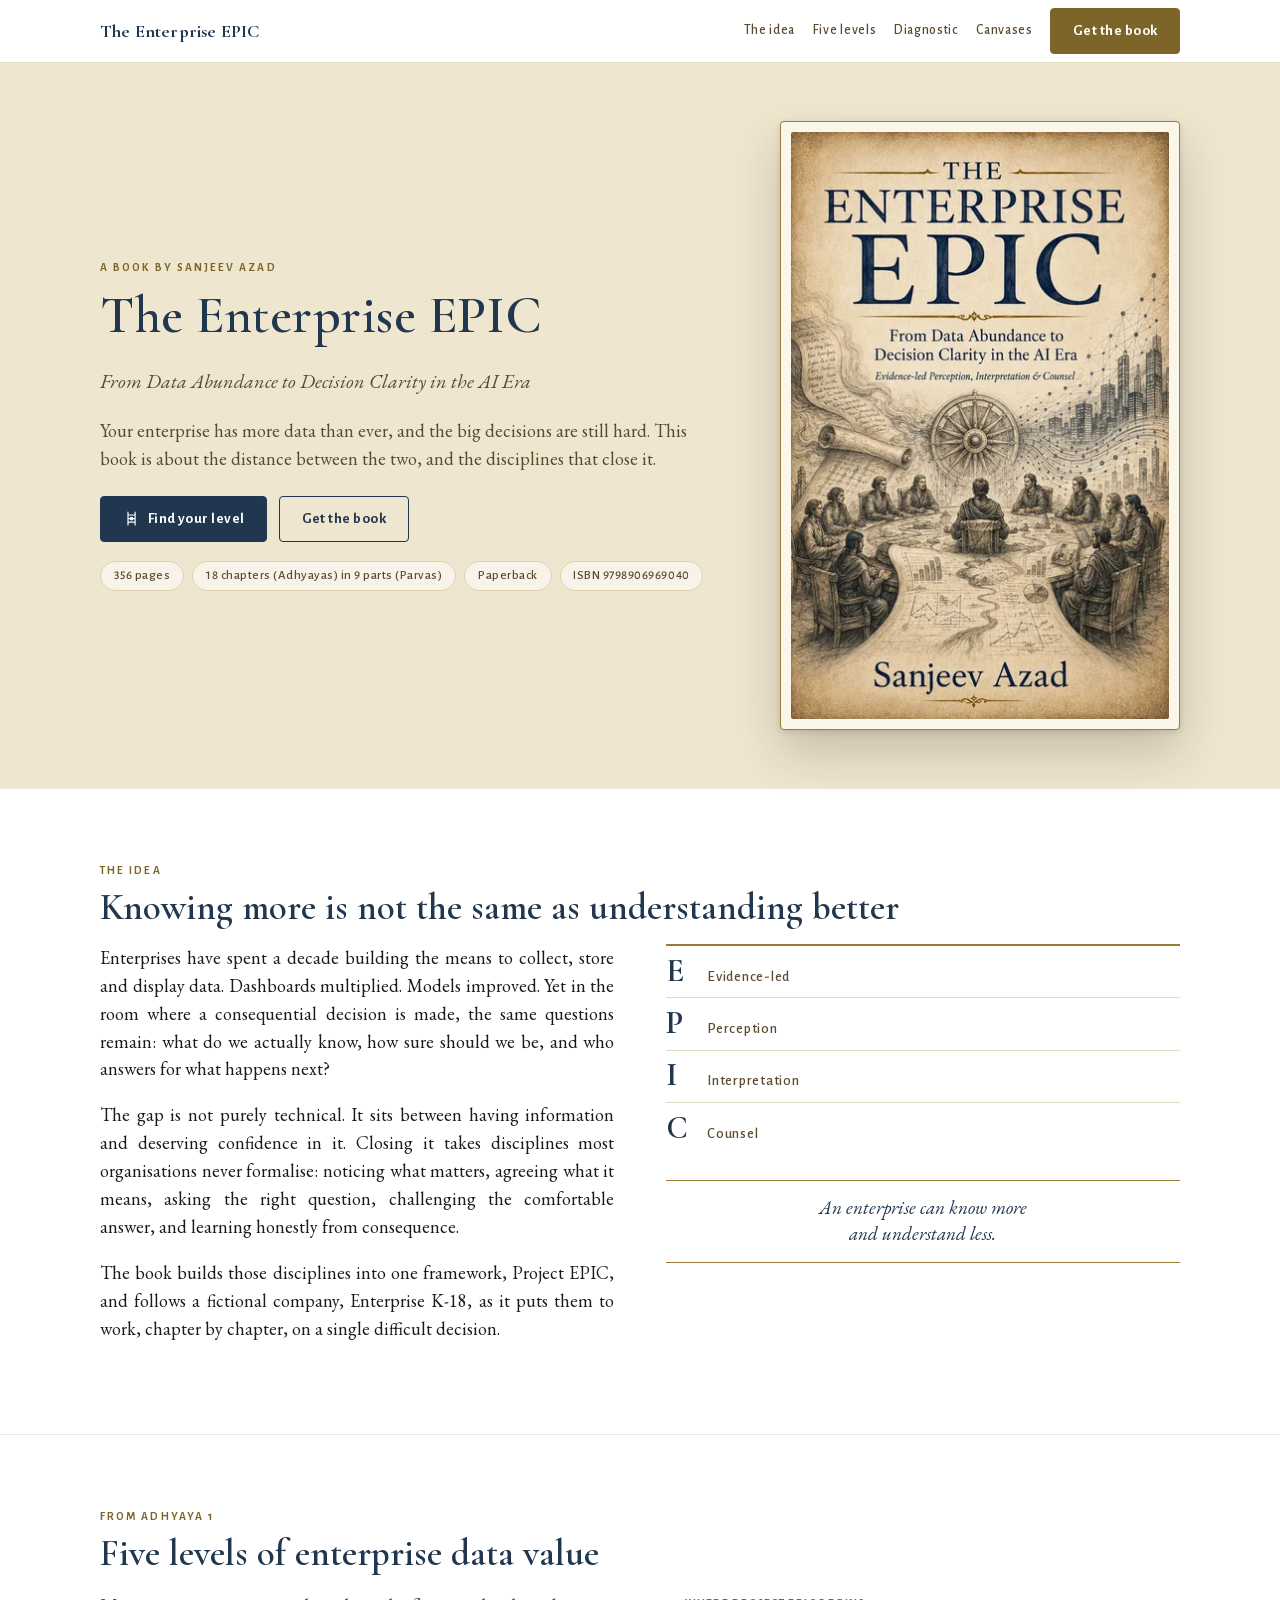
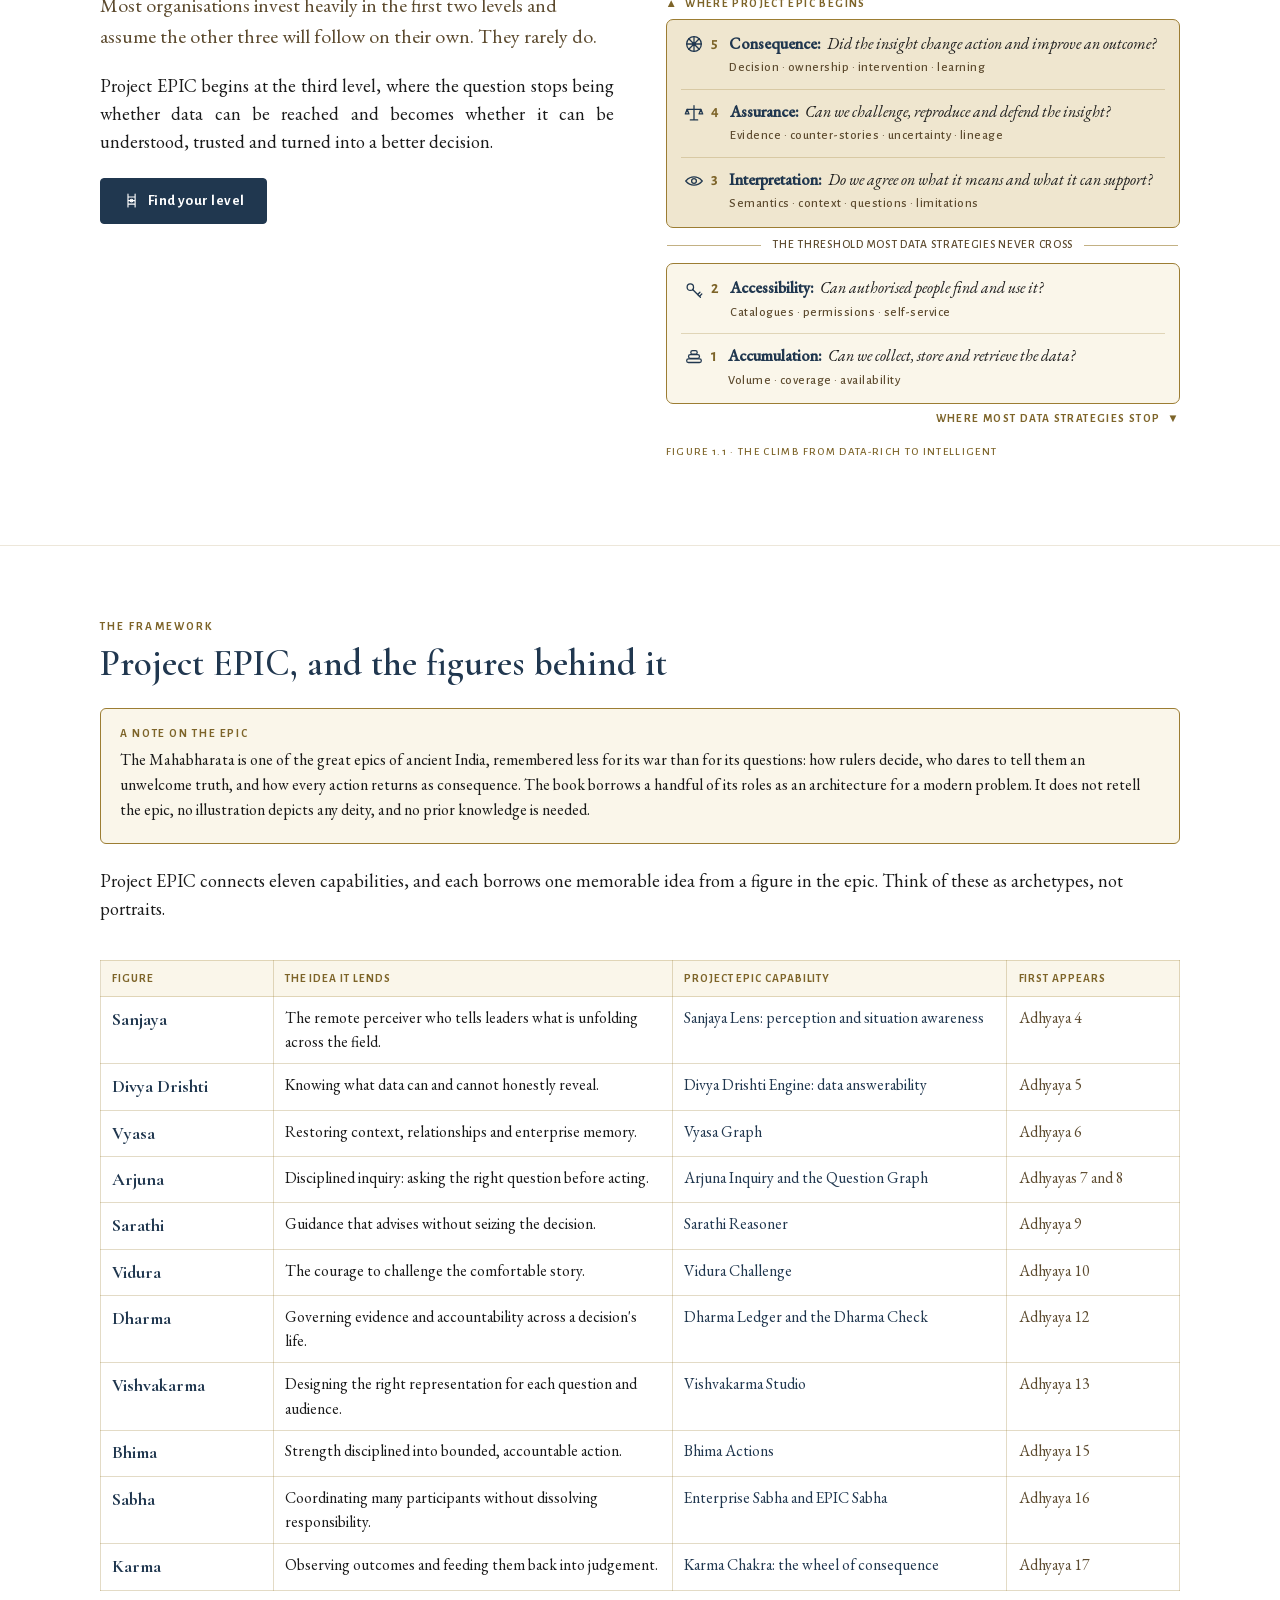
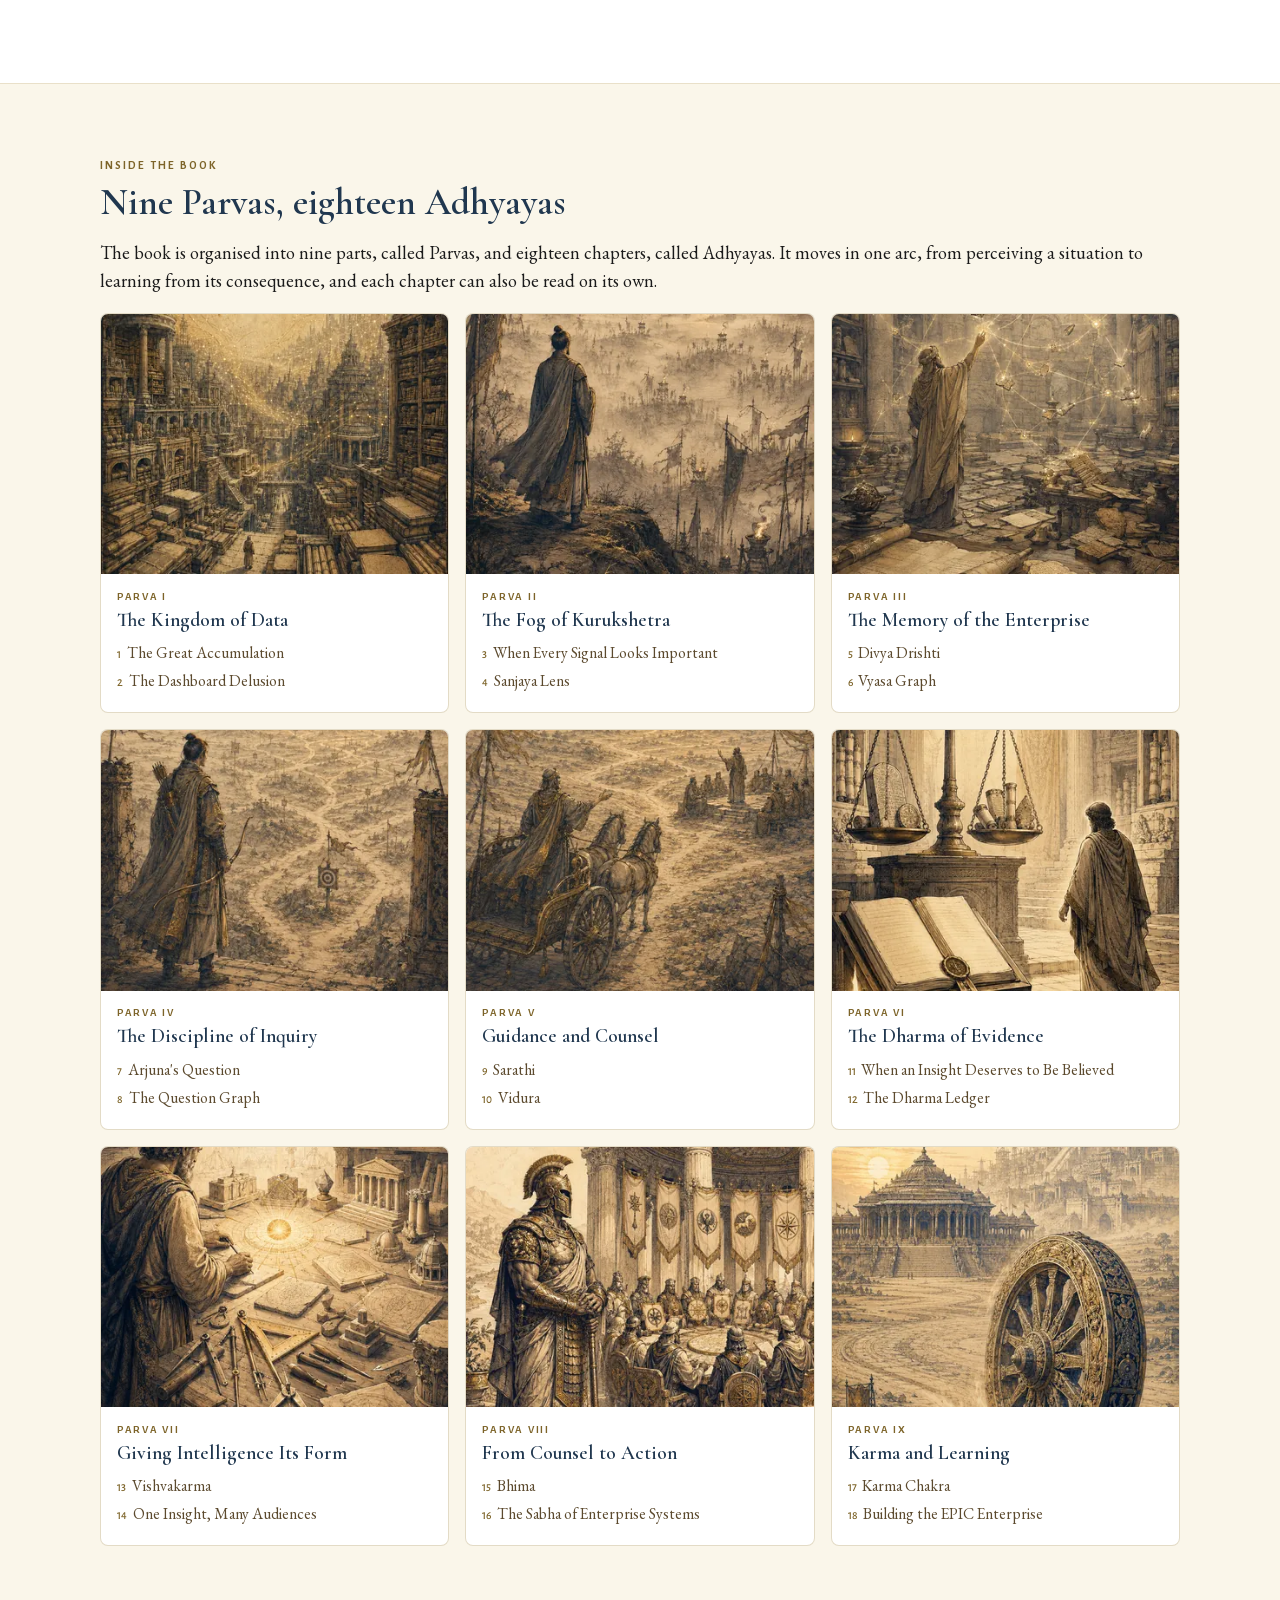
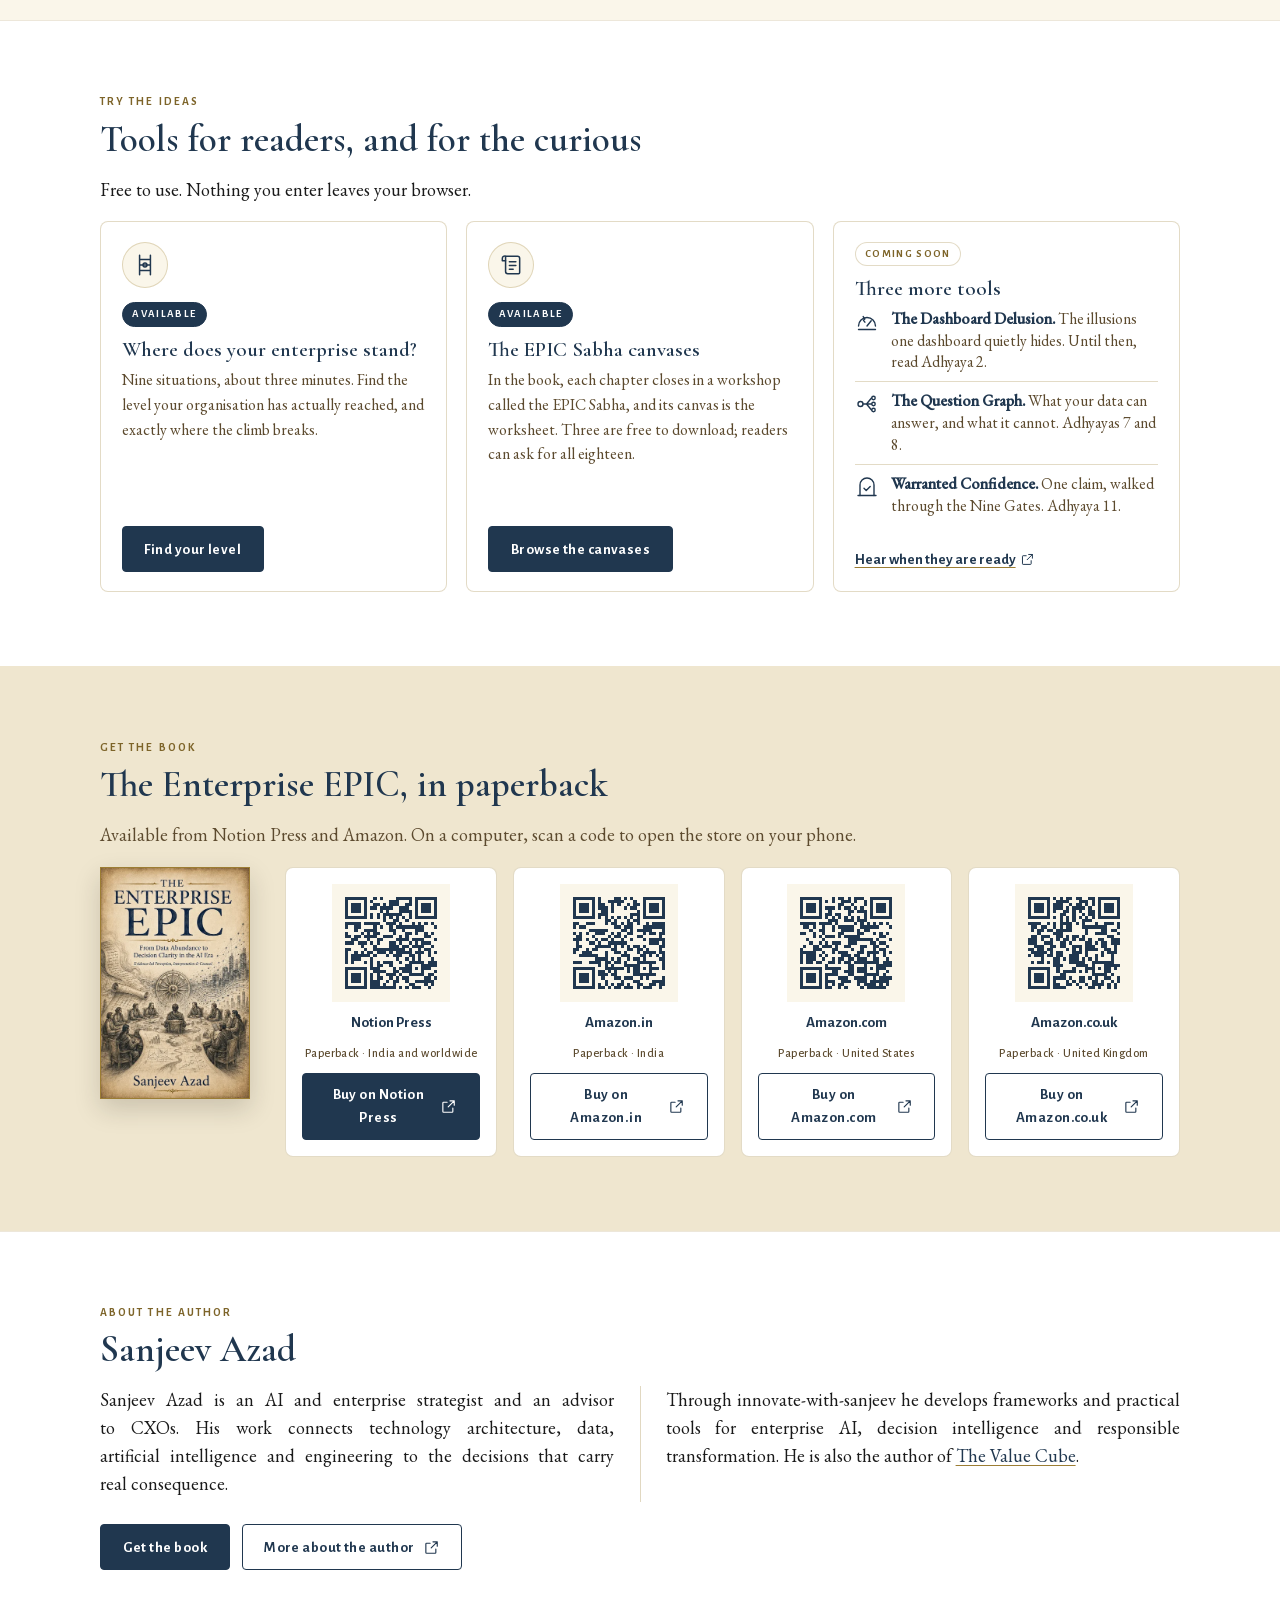
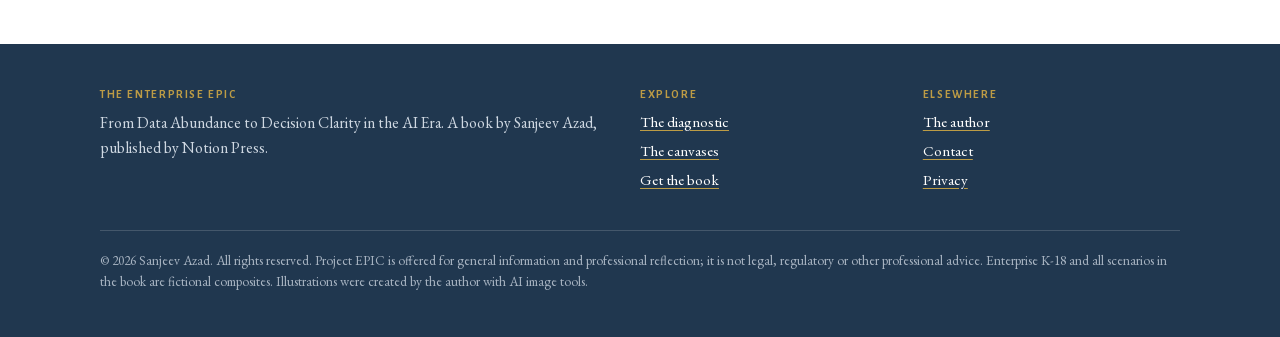
<file: index.html>
<!doctype html>
<html lang="en-GB">
<head>
<meta charset="utf-8">
<meta name="viewport" content="width=device-width, initial-scale=1">
<title>The Enterprise EPIC: Decision Clarity in the AI Era</title>
<meta name="description" content="Sanjeev Azad's book on turning data abundance into decisions you can defend. Find your enterprise's level in three minutes and try three free canvases.">
<link rel="canonical" href="https://the-enterprise-epic.github.io/">
<meta property="og:type" content="book">
<meta property="og:site_name" content="The Enterprise EPIC">
<meta property="og:locale" content="en_GB">
<meta property="og:title" content="The Enterprise EPIC">
<meta property="og:description" content="From Data Abundance to Decision Clarity in the AI Era. Find where your enterprise stands in about three minutes.">
<meta property="og:url" content="https://the-enterprise-epic.github.io/">
<meta property="og:image" content="https://the-enterprise-epic.github.io/assets/img/og.jpg">
<meta property="og:image:width" content="1200">
<meta property="og:image:height" content="630">
<meta property="og:image:alt" content="Cover of The Enterprise EPIC by Sanjeev Azad">
<meta property="book:isbn" content="9798906969040">
<meta property="book:author" content="Sanjeev Azad">
<meta name="twitter:card" content="summary_large_image">
<meta name="twitter:image:alt" content="Cover of The Enterprise EPIC by Sanjeev Azad">
<meta name="theme-color" content="#20374F">
<link rel="icon" href="assets/img/favicon.svg" type="image/svg+xml">
<link rel="icon" href="assets/img/favicon-48.png" type="image/png" sizes="48x48">
<link rel="apple-touch-icon" href="assets/img/apple-touch-icon.png">
<link rel="preload" href="assets/fonts/eb-garamond-400-500.woff2" as="font" type="font/woff2" crossorigin>
<link rel="preload" href="assets/fonts/cormorant-garamond-600-700.woff2" as="font" type="font/woff2" crossorigin>
<link rel="stylesheet" href="assets/site.css">
<script type="application/ld+json">
{
  "@context": "https://schema.org",
  "@type": "Book",
  "name": "The Enterprise EPIC",
  "alternativeHeadline": "From Data Abundance to Decision Clarity in the AI Era",
  "author": { "@type": "Person", "name": "Sanjeev Azad", "url": "https://sanjeev-azad.pages.dev/about/" },
  "publisher": { "@type": "Organization", "name": "Notion Press" },
  "isbn": "9798906969040",
  "numberOfPages": 356,
  "bookFormat": "https://schema.org/Paperback",
  "bookEdition": "First edition",
  "datePublished": "2026",
  "inLanguage": "en",
  "image": "https://the-enterprise-epic.github.io/assets/img/cover-front.jpg",
  "url": "https://the-enterprise-epic.github.io/",
  "offers": [
    { "@type": "Offer", "url": "https://notionpress.com/in/read/the-enterprise-epic", "seller": { "@type": "Organization", "name": "Notion Press" } },
    { "@type": "Offer", "url": "https://www.amazon.in/dp/B0HJ5GVD6N", "seller": { "@type": "Organization", "name": "Amazon.in" } },
    { "@type": "Offer", "url": "https://www.amazon.com/dp/B0HJ5D9SLF", "seller": { "@type": "Organization", "name": "Amazon.com" } },
    { "@type": "Offer", "url": "https://www.amazon.co.uk/dp/B0HJ5D9SLF", "seller": { "@type": "Organization", "name": "Amazon.co.uk" } }
  ]
}
</script>
<style>
  /* The idea: text on the left, the acronym and aphorism beside it on desktop. */
  .epic-acronym { display: grid; gap: .7rem 1.2rem; margin: 1.6rem 0; grid-template-columns: repeat(2, minmax(0, 1fr)); }
  @media (min-width: 720px) { .epic-acronym { grid-template-columns: repeat(4, 1fr); } }
  .epic-acronym div { border-top: 2px solid var(--gold); padding-top: .6rem; }
  .epic-acronym b { display: block; font-family: var(--f-display); font-size: 2.2rem; line-height: 1; color: var(--ink); }
  .epic-acronym span { font-family: var(--f-label); font-size: .82rem; letter-spacing: .05em; color: var(--sepia); }
  @media (min-width: 980px) {
    .idea .epic-acronym { grid-template-columns: 1fr; gap: 0; margin: 0; }
    .idea .epic-acronym div { display: flex; align-items: baseline; gap: 1rem; border-top: 1px solid var(--hair); padding: .55rem 0; }
    .idea .epic-acronym div:first-child { border-top: 2px solid var(--gold); }
    .idea .epic-acronym b { font-size: 2rem; width: 1.6rem; }
    .idea .epic-acronym span { font-size: .92rem; }
    .idea .aphorism { margin: 1.6rem 0 0; max-width: none; }
  }

  /* Cast table */
  .cast td:first-child { font-family: var(--f-display); font-weight: 700; font-size: 1.12rem; color: var(--ink); white-space: nowrap; }
  .cast td:nth-child(3) { color: var(--ink); }
  .cast td:last-child { font-family: var(--f-body); color: var(--sepia); white-space: nowrap; font-variant-numeric: lining-nums; }
  .cast col.c1 { width: 16%; } .cast col.c2 { width: 37%; } .cast col.c3 { width: 31%; } .cast col.c4 { width: 16%; }
  @media (max-width: 640px) {
    .cast thead { display: none; }
    .cast, .cast tbody, .cast tr, .cast td { display: block; width: 100%; }
    .cast tr { border: 1px solid var(--hair); border-radius: 6px; margin-bottom: .7rem; padding: .5rem .7rem; }
    .cast td { border: none; padding: .15rem 0; white-space: normal !important; }
    .cast colgroup { display: none; }
  }

  /* The nine Parvas: a fixed three by three grid on desktop. */
  .journey { display: grid; gap: 1rem; grid-template-columns: 1fr; }
  @media (min-width: 560px) { .journey { grid-template-columns: repeat(2, 1fr); } }
  @media (min-width: 900px) { .journey { grid-template-columns: repeat(3, 1fr); } }
  .parva { border: 1px solid var(--hair); border-radius: 8px; overflow: hidden; background: var(--paper); display: flex; flex-direction: column; }
  .parva picture, .parva img { display: block; width: 100%; height: auto; }
  .parva .body { padding: .9rem 1rem 1.05rem; }
  .parva .num { font-family: var(--f-label); font-weight: 700; font-size: .68rem; letter-spacing: .16em; text-transform: uppercase; color: var(--gold-text); margin: 0; }
  .parva h3 { font-size: 1.22rem; margin: .2rem 0 .5rem; }
  .parva ol { margin: 0; padding: 0; list-style: none; }
  .parva li { font-size: .98rem; color: var(--sepia); padding: .12rem 0; }
  .parva li span { font-family: var(--f-label); font-size: .72rem; color: var(--gold-text); margin-right: .35rem; font-variant-numeric: lining-nums; }

  /* Tools */
  .tool .tico {
    width: 46px; height: 46px; border-radius: 50%; display: grid; place-items: center;
    background: var(--parchment-pale); border: 1px solid var(--hair); color: var(--ink); margin-bottom: .9rem;
  }
  .tool .tico .ic { width: 26px; height: 26px; stroke-width: 1.4; }
  .tool .tag { align-self: flex-start; margin-bottom: .7rem; }
  .soon-list { list-style: none; padding: 0; margin: 0 0 .4rem; }
  .soon-list li { display: grid; grid-template-columns: 26px 1fr; gap: .65rem; align-items: start; padding: .5rem 0; border-top: 1px solid var(--hair); font-size: .98rem; color: var(--sepia); line-height: 1.4; }
  .soon-list li:first-child { border-top: 0; padding-top: 0; }
  .soon-list .ic { width: 24px; height: 24px; color: var(--ink); stroke-width: 1.4; margin-top: .1rem; }
  .soon-list b { color: var(--ink); font-weight: 600; }
  .text-link { font-family: var(--f-label); font-weight: 700; font-size: .93rem; }
  .text-link .ic { width: 1em; height: 1em; margin-left: .25rem; }
</style>
</head>
<body>
<a class="skip" href="#main">Skip to content</a>

<header class="nav">
  <nav class="wrap" aria-label="Main">
    <a class="brand" href="./">The Enterprise EPIC</a>
    <a class="nl" href="#idea">The idea</a>
    <a class="nl" href="#levels">Five levels</a>
    <a class="nl" href="diagnose.html">Diagnostic</a>
    <a class="nl" href="canvases.html">Canvases</a>
    <a class="btn gold" href="#buy">Get the book</a>
  </nav>
</header>

<main id="main">

<!-- HERO -->
<section class="plate hero-plate">
  <div class="wrap hero">
    <div>
      <p class="eyebrow">A book by Sanjeev Azad</p>
      <h1>The Enterprise EPIC</h1>
      <p class="lede"><em>From Data Abundance to Decision Clarity in the AI Era</em></p>
      <p class="measure">Your enterprise has more data than ever, and the big decisions are still hard. This book is about the distance between the two, and the disciplines that close it.</p>
      <div class="btn-row">
        <a class="btn" href="diagnose.html"><svg class="ic" aria-hidden="true" focusable="false"><use href="assets/icons.svg#i-ladder"></use></svg>Find your level</a>
        <a class="btn ghost" href="#buy">Get the book</a>
      </div>
      <ul class="facts" aria-label="About the book">
        <li>356 pages</li>
        <li>18 chapters (Adhyayas) in 9 parts (Parvas)</li>
        <li>Paperback</li>
        <li>ISBN 9798906969040</li>
      </ul>
    </div>
    <div class="cover">
      <picture>
        <source type="image/webp" srcset="assets/img/cover-front.webp 1x, assets/img/cover-front@2x.webp 2x">
        <img src="assets/img/cover-front.jpg" srcset="assets/img/cover-front.jpg 1x, assets/img/cover-front@2x.jpg 2x"
             width="380" height="591" fetchpriority="high"
             alt="Cover of The Enterprise EPIC: an engraved council seated around a map table beneath a great wheel, with a data city rising behind them.">
      </picture>
    </div>
  </div>
</section>

<!-- THE IDEA -->
<section id="idea">
  <div class="wrap">
    <p class="eyebrow">The idea</p>
    <h2>Knowing more is not the same as understanding better</h2>
    <div class="two-up idea">
      <div class="prose-single">
        <p>Enterprises have spent a decade building the means to collect, store and display data. Dashboards multiplied. Models improved. Yet in the room where a consequential decision is made, the same questions remain: what do we actually know, how sure should we be, and who answers for what happens next?</p>
        <p>The gap is not purely technical. It sits between having information and deserving confidence in it. Closing it takes disciplines most organisations never formalise: noticing what matters, agreeing what it means, asking the right question, challenging the comfortable answer, and learning honestly from consequence.</p>
        <p>The book builds those disciplines into one framework, Project EPIC, and follows a fictional company, Enterprise K-18, as it puts them to work, chapter by chapter, on a single difficult decision.</p>
      </div>
      <div class="idea-visual">
        <p class="vh">Project EPIC stands for Evidence-led Perception, Interpretation and Counsel.</p>
        <div class="epic-acronym" aria-hidden="true">
          <div><b>E</b><span>Evidence-led</span></div>
          <div><b>P</b><span>Perception</span></div>
          <div><b>I</b><span>Interpretation</span></div>
          <div><b>C</b><span>Counsel</span></div>
        </div>
        <p class="aphorism">An enterprise can know more<br>and understand less.</p>
      </div>
    </div>
  </div>
</section>

<!-- FIVE LEVELS -->
<section id="levels">
  <div class="wrap">
    <p class="eyebrow">From Adhyaya 1</p>
    <h2>Five levels of enterprise data value</h2>
    <div class="two-up">
      <div class="prose-single">
        <p class="lede">Most organisations invest heavily in the first two levels and assume the other three will follow on their own. They rarely do.</p>
        <p>Project EPIC begins at the third level, where the question stops being whether data can be reached and becomes whether it can be understood, trusted and turned into a better decision.</p>
        <div class="btn-row">
          <a class="btn" href="diagnose.html"><svg class="ic" aria-hidden="true" focusable="false"><use href="assets/icons.svg#i-ladder"></use></svg>Find your level</a>
        </div>
      </div>

      <div class="figure" role="figure" aria-labelledby="fig11">
        <div class="grouplabel gl-top"><span aria-hidden="true">▲</span> &nbsp;Where Project EPIC begins</div>
        <div class="grp grp-top">
          <div class="tier"><div class="tk"><svg class="ti" viewBox="0 0 24 24" aria-hidden="true"><circle cx="12" cy="12" r="8"/><circle cx="12" cy="12" r="1.6"/><line x1="12" y1="4" x2="12" y2="20"/><line x1="4" y1="12" x2="20" y2="12"/><line x1="6.3" y1="6.3" x2="17.7" y2="17.7"/><line x1="17.7" y1="6.3" x2="6.3" y2="17.7"/></svg><span class="tn">5</span></div><div class="tt"><b>Consequence:</b>&nbsp; <i>Did the insight change action and improve an outcome?</i><br><span class="tf">Decision · ownership · intervention · learning</span></div></div>
          <div class="tier"><div class="tk"><svg class="ti" viewBox="0 0 24 24" aria-hidden="true"><line x1="12" y1="4" x2="12" y2="19"/><line x1="4.5" y1="8" x2="19.5" y2="8"/><path d="M4.5 8 L2.5 13 L6.5 13 Z"/><path d="M19.5 8 L17.5 13 L21.5 13 Z"/><line x1="8" y1="19.5" x2="16" y2="19.5"/></svg><span class="tn">4</span></div><div class="tt"><b>Assurance:</b>&nbsp; <i>Can we challenge, reproduce and defend the insight?</i><br><span class="tf">Evidence · counter-stories · uncertainty · lineage</span></div></div>
          <div class="tier"><div class="tk"><svg class="ti" viewBox="0 0 24 24" aria-hidden="true"><path d="M3 12 C8 6 16 6 21 12 C16 18 8 18 3 12 Z"/><circle cx="12" cy="12" r="2.6"/></svg><span class="tn">3</span></div><div class="tt"><b>Interpretation:</b>&nbsp; <i>Do we agree on what it means and what it can support?</i><br><span class="tf">Semantics · context · questions · limitations</span></div></div>
        </div>
        <div class="split"><span class="l"></span><span>the threshold most data strategies never cross</span><span class="l"></span></div>
        <div class="grp grp-bot">
          <div class="tier"><div class="tk"><svg class="ti" viewBox="0 0 24 24" aria-hidden="true"><circle cx="8" cy="10" r="3.5"/><line x1="10.5" y1="12.5" x2="19" y2="21"/><line x1="16" y1="18" x2="18.5" y2="15.5"/><line x1="18" y1="20" x2="20.5" y2="17.5"/></svg><span class="tn">2</span></div><div class="tt"><b>Accessibility:</b>&nbsp; <i>Can authorised people find and use it?</i><br><span class="tf">Catalogues · permissions · self-service</span></div></div>
          <div class="tier"><div class="tk"><svg class="ti" viewBox="0 0 24 24" aria-hidden="true"><rect x="4" y="14" width="16" height="4" rx="2"/><rect x="6" y="9.5" width="12" height="4" rx="2"/><rect x="8.5" y="5" width="7" height="4" rx="2"/></svg><span class="tn">1</span></div><div class="tt"><b>Accumulation:</b>&nbsp; <i>Can we collect, store and retrieve the data?</i><br><span class="tf">Volume · coverage · availability</span></div></div>
        </div>
        <div class="grouplabel gl-bot">Where most data strategies stop&nbsp; <span aria-hidden="true">▼</span></div>
        <p class="figcap" id="fig11">Figure 1.1 · The climb from data-rich to intelligent</p>
      </div>
    </div>
  </div>
</section>

<!-- FRAMEWORK -->
<section id="framework">
  <div class="wrap">
    <p class="eyebrow">The framework</p>
    <h2>Project EPIC, and the figures behind it</h2>

    <div class="glance">
      <p class="lbl">A note on the epic</p>
      <p>The Mahabharata is one of the great epics of ancient India, remembered less for its war than for its questions: how rulers decide, who dares to tell them an unwelcome truth, and how every action returns as consequence. The book borrows a handful of its roles as an architecture for a modern problem. It does not retell the epic, no illustration depicts any deity, and no prior knowledge is needed.</p>
    </div>

    <p>Project EPIC connects eleven capabilities, and each borrows one memorable idea from a figure in the epic. Think of these as archetypes, not portraits.</p>

    <div class="scroller">
      <table class="cast">
        <colgroup><col class="c1"><col class="c2"><col class="c3"><col class="c4"></colgroup>
        <thead><tr><th scope="col">Figure</th><th scope="col">The idea it lends</th><th scope="col">Project EPIC capability</th><th scope="col">First appears</th></tr></thead>
        <tbody>
          <tr><td>Sanjaya</td><td>The remote perceiver who tells leaders what is unfolding across the field.</td><td>Sanjaya Lens: perception and situation awareness</td><td>Adhyaya 4</td></tr>
          <tr><td>Divya Drishti</td><td>Knowing what data can and cannot honestly reveal.</td><td>Divya Drishti Engine: data answerability</td><td>Adhyaya 5</td></tr>
          <tr><td>Vyasa</td><td>Restoring context, relationships and enterprise memory.</td><td>Vyasa Graph</td><td>Adhyaya 6</td></tr>
          <tr><td>Arjuna</td><td>Disciplined inquiry: asking the right question before acting.</td><td>Arjuna Inquiry and the Question Graph</td><td>Adhyayas 7 and 8</td></tr>
          <tr><td>Sarathi</td><td>Guidance that advises without seizing the decision.</td><td>Sarathi Reasoner</td><td>Adhyaya 9</td></tr>
          <tr><td>Vidura</td><td>The courage to challenge the comfortable story.</td><td>Vidura Challenge</td><td>Adhyaya 10</td></tr>
          <tr><td>Dharma</td><td>Governing evidence and accountability across a decision's life.</td><td>Dharma Ledger and the Dharma Check</td><td>Adhyaya 12</td></tr>
          <tr><td>Vishvakarma</td><td>Designing the right representation for each question and audience.</td><td>Vishvakarma Studio</td><td>Adhyaya 13</td></tr>
          <tr><td>Bhima</td><td>Strength disciplined into bounded, accountable action.</td><td>Bhima Actions</td><td>Adhyaya 15</td></tr>
          <tr><td>Sabha</td><td>Coordinating many participants without dissolving responsibility.</td><td>Enterprise Sabha and EPIC Sabha</td><td>Adhyaya 16</td></tr>
          <tr><td>Karma</td><td>Observing outcomes and feeding them back into judgement.</td><td>Karma Chakra: the wheel of consequence</td><td>Adhyaya 17</td></tr>
        </tbody>
      </table>
    </div>
  </div>
</section>

<!-- JOURNEY -->
<section id="journey" class="band">
  <div class="wrap">
    <p class="eyebrow">Inside the book</p>
    <h2>Nine Parvas, eighteen Adhyayas</h2>
    <p>The book is organised into nine parts, called Parvas, and eighteen chapters, called Adhyayas. It moves in one arc, from perceiving a situation to learning from its consequence, and each chapter can also be read on its own.</p>

    <div class="journey">
      <article class="parva"><picture><source type="image/webp" srcset="assets/img/parva-01.webp 1x, assets/img/parva-01@2x.webp 2x"><img src="assets/img/parva-01.jpg" srcset="assets/img/parva-01.jpg 1x, assets/img/parva-01@2x.jpg 2x" alt="" loading="lazy" width="400" height="300"></picture><div class="body"><p class="num">Parva I</p><h3>The Kingdom of Data</h3><ol><li><span>1</span>The Great Accumulation</li><li><span>2</span>The Dashboard Delusion</li></ol></div></article>
      <article class="parva"><picture><source type="image/webp" srcset="assets/img/parva-02.webp 1x, assets/img/parva-02@2x.webp 2x"><img src="assets/img/parva-02.jpg" srcset="assets/img/parva-02.jpg 1x, assets/img/parva-02@2x.jpg 2x" alt="" loading="lazy" width="400" height="300"></picture><div class="body"><p class="num">Parva II</p><h3>The Fog of Kurukshetra</h3><ol><li><span>3</span>When Every Signal Looks Important</li><li><span>4</span>Sanjaya Lens</li></ol></div></article>
      <article class="parva"><picture><source type="image/webp" srcset="assets/img/parva-03.webp 1x, assets/img/parva-03@2x.webp 2x"><img src="assets/img/parva-03.jpg" srcset="assets/img/parva-03.jpg 1x, assets/img/parva-03@2x.jpg 2x" alt="" loading="lazy" width="400" height="300"></picture><div class="body"><p class="num">Parva III</p><h3>The Memory of the Enterprise</h3><ol><li><span>5</span>Divya Drishti</li><li><span>6</span>Vyasa Graph</li></ol></div></article>
      <article class="parva"><picture><source type="image/webp" srcset="assets/img/parva-04.webp 1x, assets/img/parva-04@2x.webp 2x"><img src="assets/img/parva-04.jpg" srcset="assets/img/parva-04.jpg 1x, assets/img/parva-04@2x.jpg 2x" alt="" loading="lazy" width="400" height="300"></picture><div class="body"><p class="num">Parva IV</p><h3>The Discipline of Inquiry</h3><ol><li><span>7</span>Arjuna's Question</li><li><span>8</span>The Question Graph</li></ol></div></article>
      <article class="parva"><picture><source type="image/webp" srcset="assets/img/parva-05.webp 1x, assets/img/parva-05@2x.webp 2x"><img src="assets/img/parva-05.jpg" srcset="assets/img/parva-05.jpg 1x, assets/img/parva-05@2x.jpg 2x" alt="" loading="lazy" width="400" height="300"></picture><div class="body"><p class="num">Parva V</p><h3>Guidance and Counsel</h3><ol><li><span>9</span>Sarathi</li><li><span>10</span>Vidura</li></ol></div></article>
      <article class="parva"><picture><source type="image/webp" srcset="assets/img/parva-06.webp 1x, assets/img/parva-06@2x.webp 2x"><img src="assets/img/parva-06.jpg" srcset="assets/img/parva-06.jpg 1x, assets/img/parva-06@2x.jpg 2x" alt="" loading="lazy" width="400" height="300"></picture><div class="body"><p class="num">Parva VI</p><h3>The Dharma of Evidence</h3><ol><li><span>11</span>When an Insight Deserves to Be Believed</li><li><span>12</span>The Dharma Ledger</li></ol></div></article>
      <article class="parva"><picture><source type="image/webp" srcset="assets/img/parva-07.webp 1x, assets/img/parva-07@2x.webp 2x"><img src="assets/img/parva-07.jpg" srcset="assets/img/parva-07.jpg 1x, assets/img/parva-07@2x.jpg 2x" alt="" loading="lazy" width="400" height="300"></picture><div class="body"><p class="num">Parva VII</p><h3>Giving Intelligence Its Form</h3><ol><li><span>13</span>Vishvakarma</li><li><span>14</span>One Insight, Many Audiences</li></ol></div></article>
      <article class="parva"><picture><source type="image/webp" srcset="assets/img/parva-08.webp 1x, assets/img/parva-08@2x.webp 2x"><img src="assets/img/parva-08.jpg" srcset="assets/img/parva-08.jpg 1x, assets/img/parva-08@2x.jpg 2x" alt="" loading="lazy" width="400" height="300"></picture><div class="body"><p class="num">Parva VIII</p><h3>From Counsel to Action</h3><ol><li><span>15</span>Bhima</li><li><span>16</span>The Sabha of Enterprise Systems</li></ol></div></article>
      <article class="parva"><picture><source type="image/webp" srcset="assets/img/parva-09.webp 1x, assets/img/parva-09@2x.webp 2x"><img src="assets/img/parva-09.jpg" srcset="assets/img/parva-09.jpg 1x, assets/img/parva-09@2x.jpg 2x" alt="" loading="lazy" width="400" height="300"></picture><div class="body"><p class="num">Parva IX</p><h3>Karma and Learning</h3><ol><li><span>17</span>Karma Chakra</li><li><span>18</span>Building the EPIC Enterprise</li></ol></div></article>
    </div>
  </div>
</section>

<!-- TOOLS -->
<section id="tools">
  <div class="wrap">
    <p class="eyebrow">Try the ideas</p>
    <h2>Tools for readers, and for the curious</h2>
    <p>Free to use. Nothing you enter leaves your browser.</p>

    <div class="grid three-wide">
      <article class="card tool">
        <span class="tico"><svg class="ic" aria-hidden="true" focusable="false"><use href="assets/icons.svg#i-ladder"></use></svg></span>
        <span class="tag on">Available</span>
        <h3>Where does your enterprise stand?</h3>
        <p>Nine situations, about three minutes. Find the level your organisation has actually reached, and exactly where the climb breaks.</p>
        <div class="foot"><a class="btn" href="diagnose.html">Find your level</a></div>
      </article>
      <article class="card tool">
        <span class="tico"><svg class="ic" aria-hidden="true" focusable="false"><use href="assets/icons.svg#i-scroll"></use></svg></span>
        <span class="tag on">Available</span>
        <h3>The EPIC Sabha canvases</h3>
        <p>In the book, each chapter closes in a workshop called the EPIC Sabha, and its canvas is the worksheet. Three are free to download; readers can ask for all eighteen.</p>
        <div class="foot"><a class="btn" href="canvases.html">Browse the canvases</a></div>
      </article>
      <article class="card tool">
        <span class="tag">Coming soon</span>
        <h3>Three more tools</h3>
        <ul class="soon-list">
          <li><svg class="ic" aria-hidden="true" focusable="false"><use href="assets/icons.svg#i-gauge"></use></svg><span><b>The Dashboard Delusion.</b> The illusions one dashboard quietly hides. Until then, read Adhyaya 2.</span></li>
          <li><svg class="ic" aria-hidden="true" focusable="false"><use href="assets/icons.svg#i-branch"></use></svg><span><b>The Question Graph.</b> What your data can answer, and what it cannot. Adhyayas 7 and 8.</span></li>
          <li><svg class="ic" aria-hidden="true" focusable="false"><use href="assets/icons.svg#i-gate"></use></svg><span><b>Warranted Confidence.</b> One claim, walked through the Nine Gates. Adhyaya 11.</span></li>
        </ul>
        <div class="foot"><a class="text-link" href="https://sanjeev-azad.pages.dev/contact/" rel="noopener" target="_blank" data-request>Hear when they are ready<svg class="ic" aria-hidden="true" focusable="false"><use href="assets/icons.svg#i-external"></use></svg><span class="vh"> (opens in a new tab)</span></a></div>
      </article>
    </div>
  </div>
</section>

<!-- BUY -->
<section id="buy" class="plate">
  <div class="wrap">
    <p class="eyebrow">Get the book</p>
    <h2>The Enterprise EPIC, in paperback</h2>
    <p>Available from Notion Press and Amazon.<span class="qr-hint"> On a computer, scan a code to open the store on your phone.</span></p>

    <div class="buy-wrap">
      <div class="buy-cover">
        <picture>
          <source type="image/webp" srcset="assets/img/cover-front.webp">
          <img src="assets/img/cover-front.jpg" width="380" height="591" loading="lazy" alt="">
        </picture>
      </div>
      <div class="buy" data-stores>
        <ul class="fallback">
          <li><a href="https://notionpress.com/in/read/the-enterprise-epic" rel="noopener">Notion Press</a></li>
          <li><a href="https://www.amazon.in/dp/B0HJ5GVD6N" rel="noopener">Amazon.in</a></li>
          <li><a href="https://www.amazon.com/dp/B0HJ5D9SLF" rel="noopener">Amazon.com</a></li>
          <li><a href="https://www.amazon.co.uk/dp/B0HJ5D9SLF" rel="noopener">Amazon.co.uk</a></li>
        </ul>
      </div>
    </div>
  </div>
</section>

<!-- AUTHOR -->
<section id="author">
  <div class="wrap">
    <p class="eyebrow">About the author</p>
    <h2>Sanjeev Azad</h2>
    <div class="prose">
      <p>Sanjeev Azad is an AI and enterprise strategist and an advisor to CXOs. His work connects technology architecture, data, artificial intelligence and engineering to the decisions that carry real consequence.</p>
      <p>Through innovate-with-sanjeev he develops frameworks and practical tools for enterprise AI, decision intelligence and responsible transformation. He is also the author of <a href="https://the-value-cube.github.io/" rel="noopener">The Value Cube</a>.</p>
    </div>
    <div class="btn-row">
      <a class="btn" href="#buy">Get the book</a>
      <a class="btn ghost" href="https://sanjeev-azad.pages.dev/about/" rel="noopener" target="_blank">More about the author<svg class="ic" aria-hidden="true" focusable="false"><use href="assets/icons.svg#i-external"></use></svg><span class="vh"> (opens in a new tab)</span></a>
    </div>
  </div>
</section>

</main>

<footer class="foot-main">
  <div class="wrap">
    <div class="cols">
      <div>
        <p class="fh">The Enterprise EPIC</p>
        <p class="fdesc">From Data Abundance to Decision Clarity in the AI Era. A book by Sanjeev Azad, published by Notion Press.</p>
      </div>
      <div>
        <p class="fh">Explore</p>
        <ul>
          <li><a href="diagnose.html">The diagnostic</a></li>
          <li><a href="canvases.html">The canvases</a></li>
          <li><a href="#buy">Get the book</a></li>
        </ul>
      </div>
      <div>
        <p class="fh">Elsewhere</p>
        <ul>
          <li><a href="https://sanjeev-azad.pages.dev/about/" rel="noopener">The author</a></li>
          <li><a href="https://sanjeev-azad.pages.dev/contact/" rel="noopener">Contact</a></li>
          <li><a href="privacy.html">Privacy</a></li>
        </ul>
      </div>
    </div>
    <p class="fine">
      © <span data-year>2026</span> Sanjeev Azad. All rights reserved.
      Project EPIC is offered for general information and professional reflection; it is not legal, regulatory or other professional advice.
      Enterprise K-18 and all scenarios in the book are fictional composites.
      Illustrations were created by the author with AI image tools.
    </p>
  </div>
</footer>

<script src="assets/analytics.js" data-page="index" defer></script>
<script src="assets/qr.js" defer></script>
<script src="assets/site.js" defer></script>
</body>
</html>
</file>
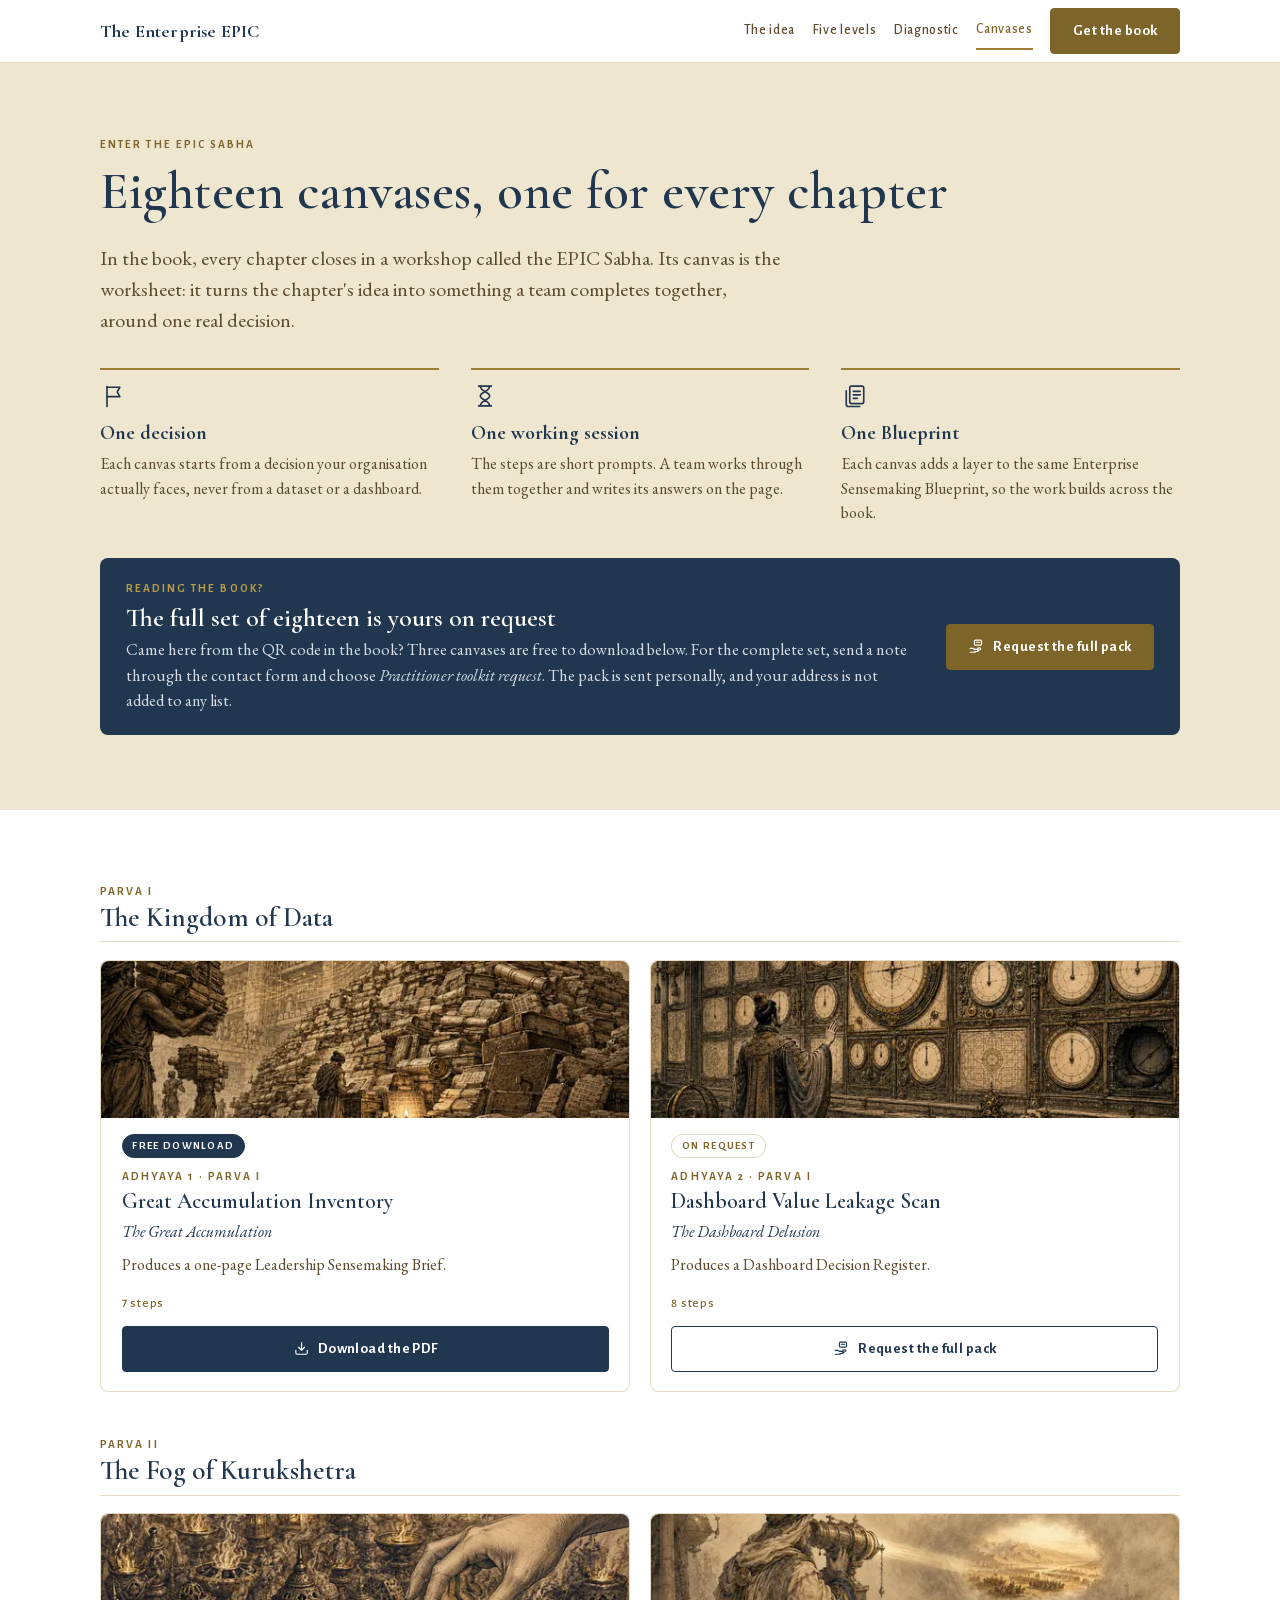
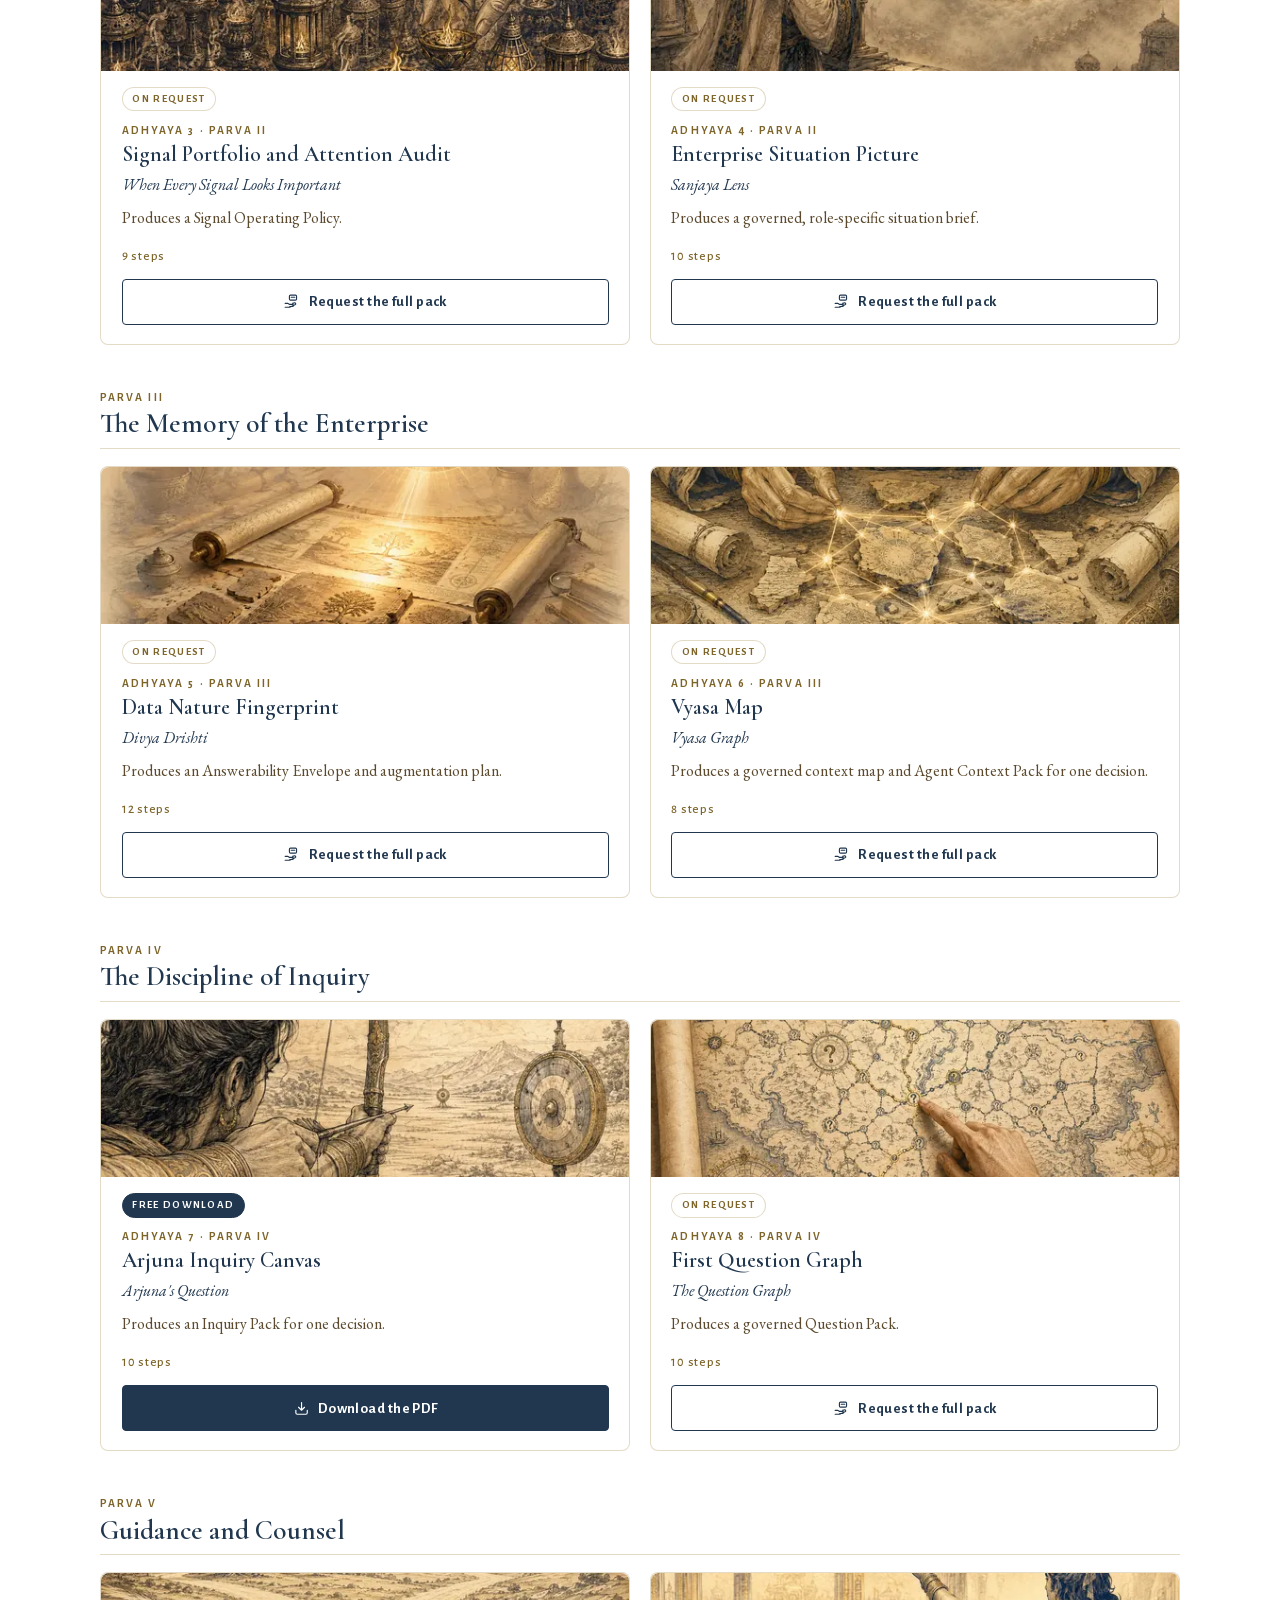
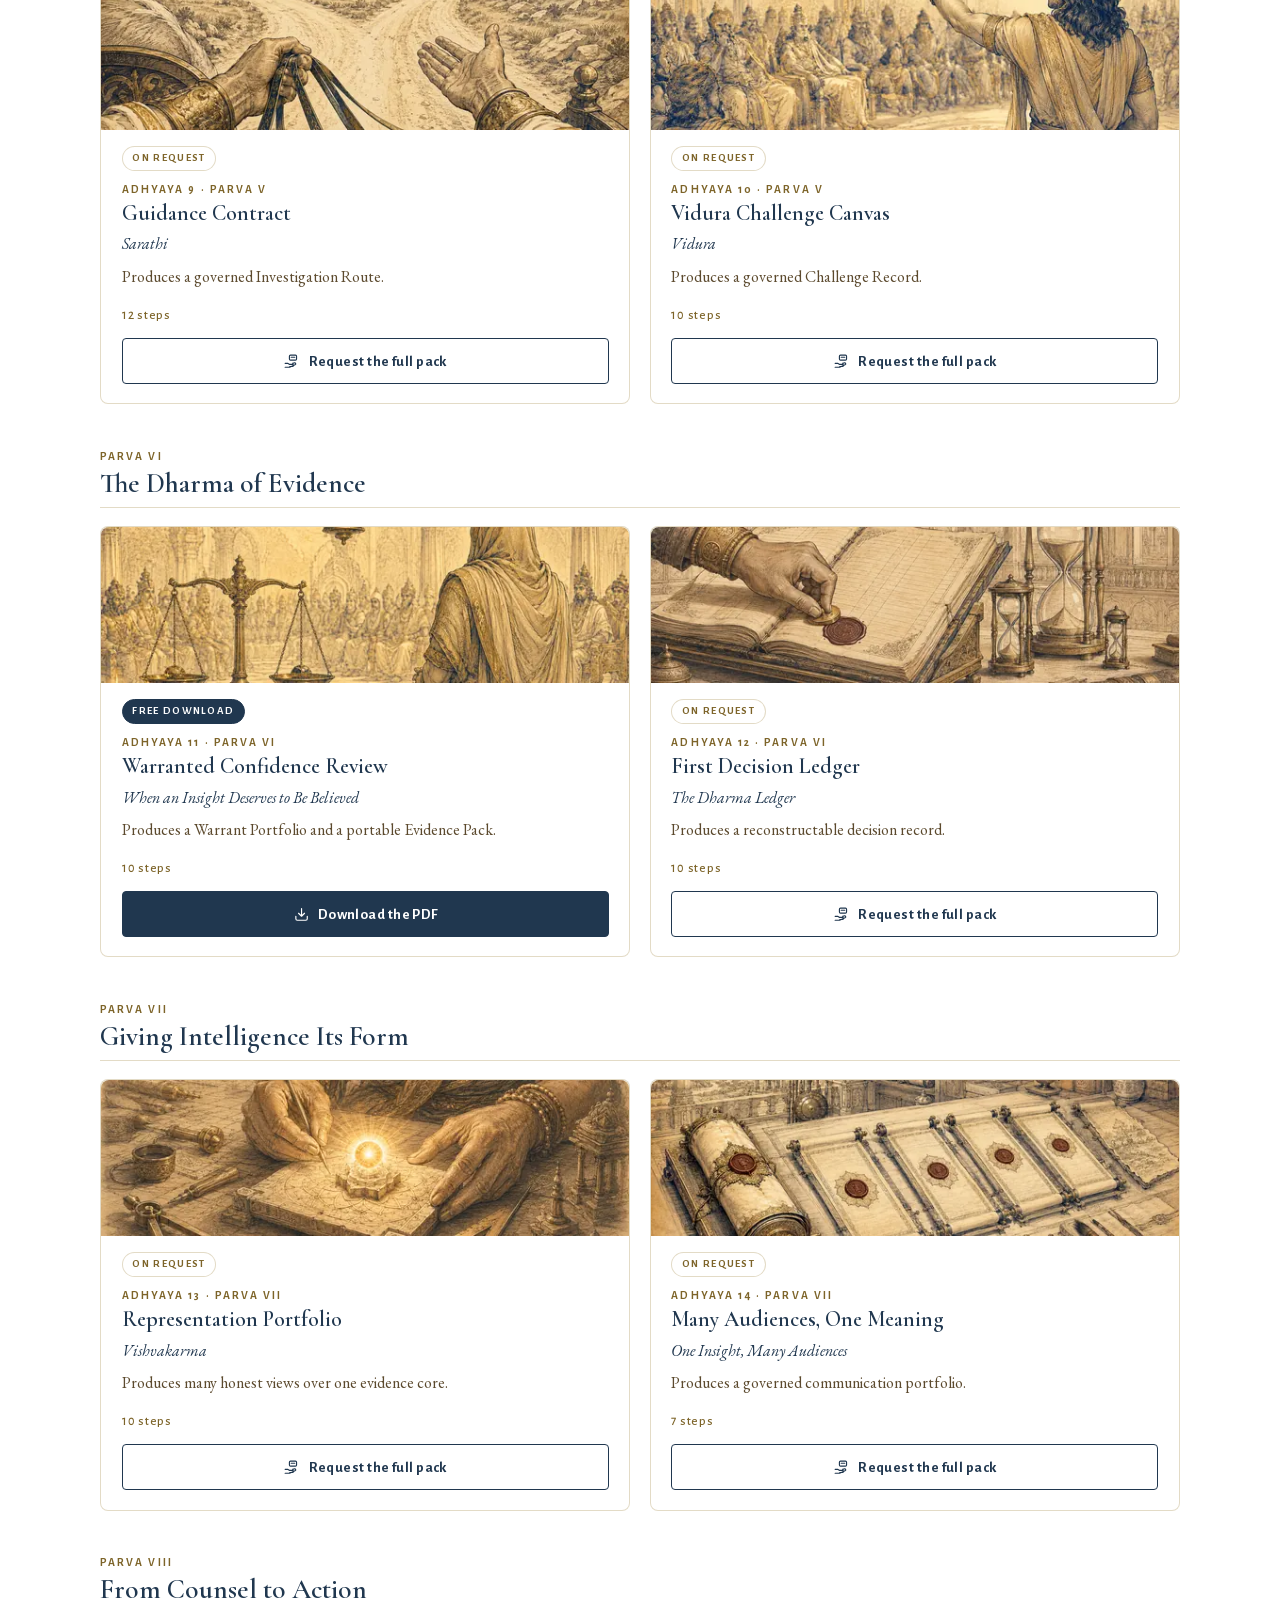
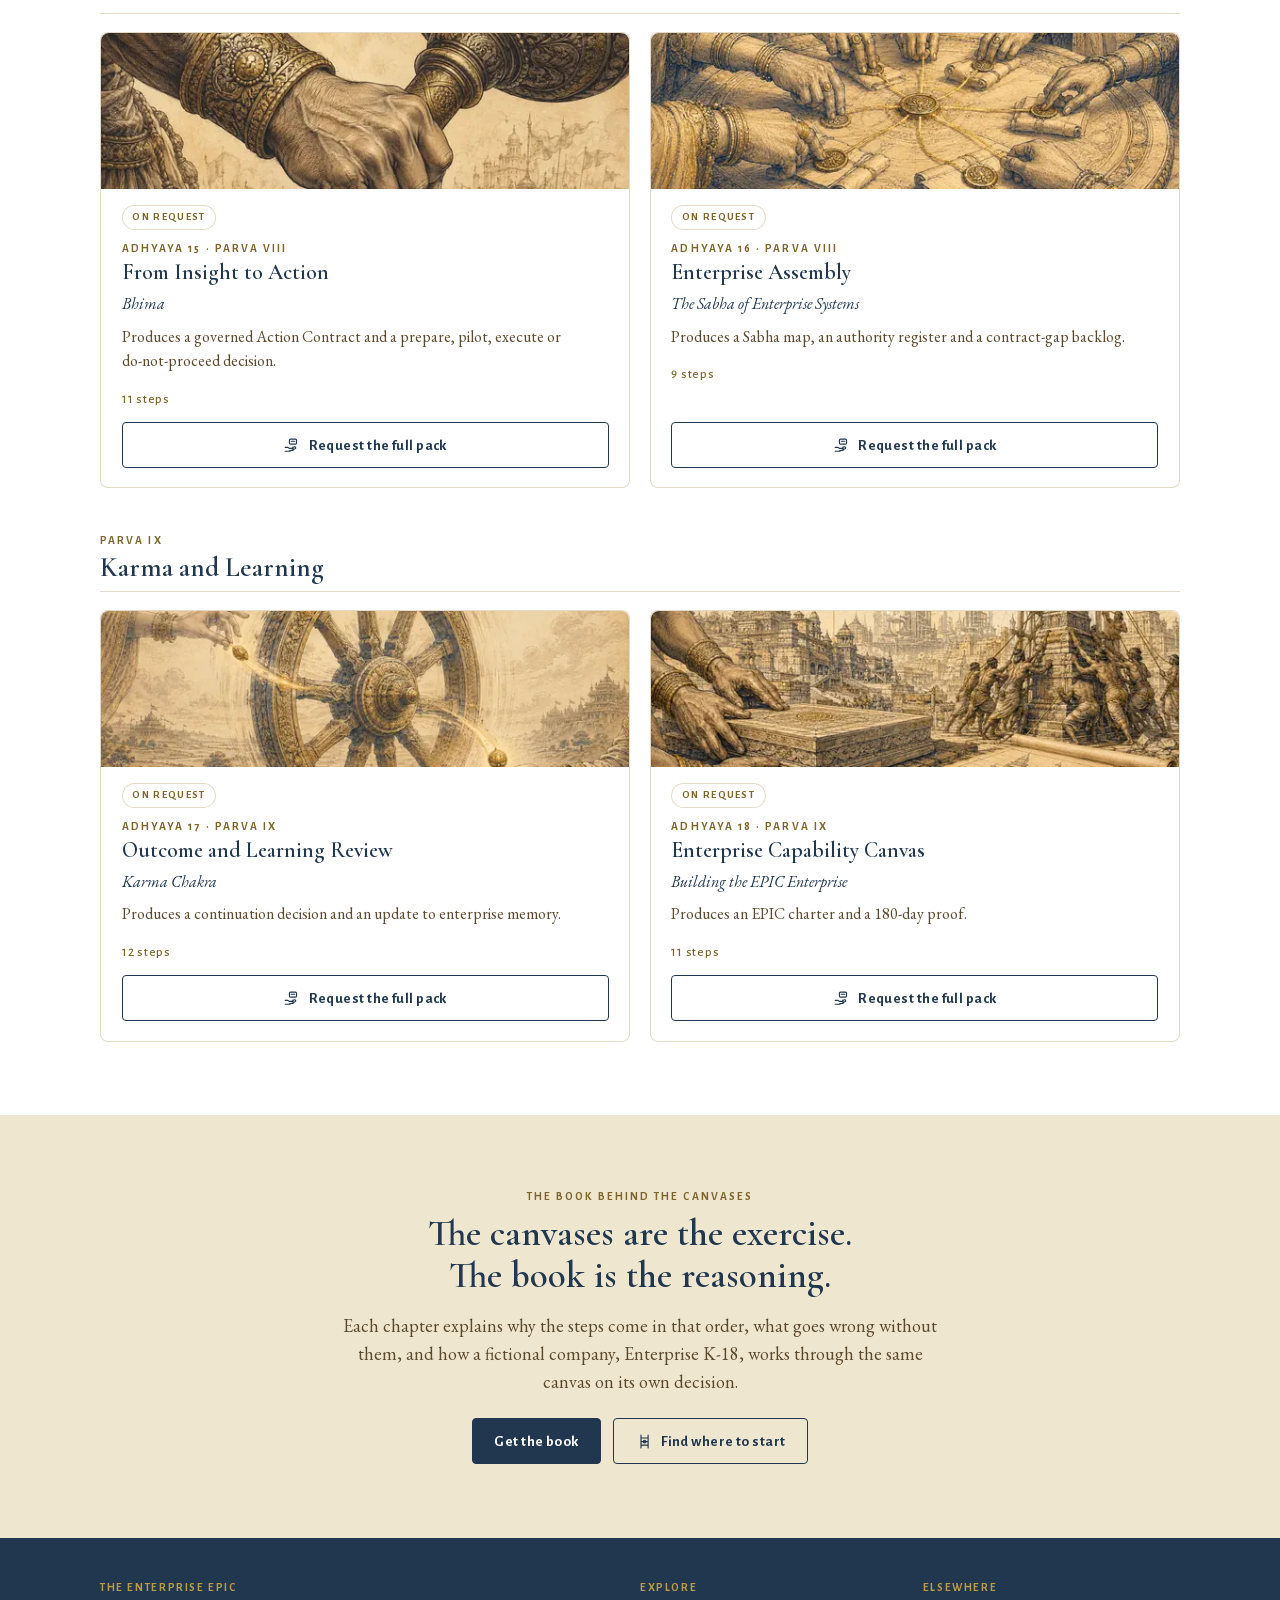
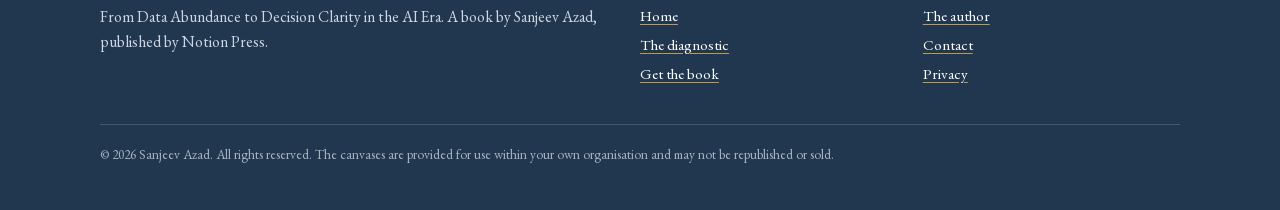
<file: canvases.html>
<!doctype html>
<html lang="en-GB">
<head>
<meta charset="utf-8">
<meta name="viewport" content="width=device-width, initial-scale=1">
<title>The EPIC Sabha canvases · The Enterprise EPIC</title>
<meta name="description" content="Eighteen workshop canvases from The Enterprise EPIC, one for every chapter. Three free to download, the full pack for readers on request.">
<link rel="canonical" href="https://the-enterprise-epic.github.io/canvases.html">
<meta property="og:type" content="website">
<meta property="og:site_name" content="The Enterprise EPIC">
<meta property="og:locale" content="en_GB">
<meta property="og:title" content="The EPIC Sabha canvases">
<meta property="og:description" content="Workshop canvases from The Enterprise EPIC by Sanjeev Azad.">
<meta property="og:url" content="https://the-enterprise-epic.github.io/canvases.html">
<meta property="og:image" content="https://the-enterprise-epic.github.io/assets/img/og.jpg">
<meta property="og:image:width" content="1200">
<meta property="og:image:height" content="630">
<meta property="og:image:alt" content="Cover of The Enterprise EPIC by Sanjeev Azad">
<meta name="twitter:card" content="summary_large_image">
<meta name="theme-color" content="#20374F">
<link rel="icon" href="assets/img/favicon.svg" type="image/svg+xml">
<link rel="icon" href="assets/img/favicon-48.png" type="image/png" sizes="48x48">
<link rel="apple-touch-icon" href="assets/img/apple-touch-icon.png">
<link rel="preload" href="assets/fonts/eb-garamond-400-500.woff2" as="font" type="font/woff2" crossorigin>
<link rel="preload" href="assets/fonts/cormorant-garamond-600-700.woff2" as="font" type="font/woff2" crossorigin>
<link rel="stylesheet" href="assets/site.css">
<style>
  .reader {
    display: grid; gap: 1.2rem; align-items: center;
    background: var(--ink); color: #fff; border-radius: 8px; padding: 1.4rem 1.6rem; margin: 2rem 0 0;
  }
  @media (min-width: 820px) { .reader { grid-template-columns: minmax(0, 1fr) auto; gap: 2rem; } }
  .reader h2 { color: #fff; font-size: 1.6rem; margin: 0 0 .3rem; }
  .reader p { color: #d6dde6; margin: 0; font-size: 1.02rem; }
  .reader .eyebrow { color: var(--gold-hi); margin-bottom: .4rem; }
  .reader .btn.gold:hover { background: #fff; border-color: #fff; color: var(--ink); }

  .how { display: grid; gap: 1.2rem; margin: 2rem 0 0; }
  @media (min-width: 820px) { .how { grid-template-columns: repeat(3, minmax(0, 1fr)); gap: 2rem; } }
  .how div { border-top: 2px solid var(--gold); padding-top: .8rem; }
  .how .ic { width: 28px; height: 28px; color: var(--ink); stroke-width: 1.4; display: block; margin-bottom: .45rem; }
  .how b { font-family: var(--f-display); font-size: 1.25rem; color: var(--ink); display: block; margin-bottom: .2rem; }
  .plate .how p { font-size: 1rem; color: var(--sepia); margin: 0; }

  .parva-group { margin-top: 2.8rem; }
  .parva-group:first-child { margin-top: 0; }
  .pg { font-size: 1.7rem; border-bottom: 1px solid var(--hair); padding-bottom: .5rem; margin-bottom: 1.1rem; }
  .pg .eyebrow { display: block; margin-bottom: .15rem; }

  .canvas { scroll-margin-top: calc(var(--nav-h) + 16px); }
  @media (max-width: 820px) { .canvas { scroll-margin-top: 16px; } }
  .canvas:target { border-color: var(--gold); box-shadow: 0 0 0 3px rgba(156, 125, 51, .25); }
  .canvas .tag { align-self: flex-start; margin-bottom: .7rem; }
  .canvas .eyebrow { margin-bottom: .2rem; }
  .canvas h3 { font-size: 1.35rem; }
  .canvas .chapter { margin: 0 0 .5rem; color: var(--ink); font-size: 1rem; }
  .canvas .steps { font-family: var(--f-label); font-size: .78rem; letter-spacing: .06em; color: var(--gold-text); margin: 0; font-variant-numeric: lining-nums; }
  .canvas .btn { width: 100%; }
</style>
</head>
<body>
<a class="skip" href="#main">Skip to content</a>

<header class="nav">
  <nav class="wrap" aria-label="Main">
    <a class="brand" href="./">The Enterprise EPIC</a>
    <a class="nl" href="./#idea">The idea</a>
    <a class="nl" href="./#levels">Five levels</a>
    <a class="nl" href="diagnose.html">Diagnostic</a>
    <a class="nl" href="canvases.html">Canvases</a>
    <a class="btn gold" href="./#buy">Get the book</a>
  </nav>
</header>

<main id="main">

<section class="plate">
  <div class="wrap">
    <p class="eyebrow">Enter the EPIC Sabha</p>
    <h1>Eighteen canvases, one for every chapter</h1>
    <p class="lede measure">In the book, every chapter closes in a workshop called the EPIC Sabha. Its canvas is the worksheet: it turns the chapter's idea into something a team completes together, around one real decision.</p>

    <div class="how">
      <div><svg class="ic" aria-hidden="true" focusable="false"><use href="assets/icons.svg#i-flag"></use></svg><b>One decision</b><p>Each canvas starts from a decision your organisation actually faces, never from a dataset or a dashboard.</p></div>
      <div><svg class="ic" aria-hidden="true" focusable="false"><use href="assets/icons.svg#i-hourglass"></use></svg><b>One working session</b><p>The steps are short prompts. A team works through them together and writes its answers on the page.</p></div>
      <div><svg class="ic" aria-hidden="true" focusable="false"><use href="assets/icons.svg#i-sheets"></use></svg><b>One Blueprint</b><p>Each canvas adds a layer to the same Enterprise Sensemaking Blueprint, so the work builds across the book.</p></div>
    </div>

    <div class="reader">
      <div>
        <p class="eyebrow">Reading the book?</p>
        <h2>The full set of eighteen is yours on request</h2>
        <p>Came here from the QR code in the book? Three canvases are free to download below. For the complete set, send a note through the contact form and choose <i>Practitioner toolkit request</i>. The pack is sent personally, and your address is not added to any list.</p>
      </div>
      <a class="btn gold" href="https://sanjeev-azad.pages.dev/contact/" rel="noopener" target="_blank" data-request><svg class="ic" aria-hidden="true" focusable="false"><use href="assets/icons.svg#i-request"></use></svg>Request the full pack<span class="vh"> (opens in a new tab)</span></a>
    </div>
  </div>
</section>

<section>
  <div class="wrap">
<!-- CANVASES:START -->
<div class="parva-group" id="parva-1"><h2 class="pg"><span class="eyebrow">Parva I</span> The Kingdom of Data</h2><div class="grid two"><article class="card canvas" id="adhyaya-1"><picture class="strip"><source type="image/webp" srcset="assets/img/adhyaya-01.webp 1x, assets/img/adhyaya-01@2x.webp 2x"><img src="assets/img/adhyaya-01.jpg" srcset="assets/img/adhyaya-01.jpg 1x, assets/img/adhyaya-01@2x.jpg 2x" alt="" loading="lazy" width="560" height="166"></picture><span class="tag on">Free download</span><p class="eyebrow">Adhyaya 1 · Parva I</p><h3 id="canvas-1-title">Great Accumulation Inventory</h3><p class="chapter"><i>The Great Accumulation</i></p><p>Produces a one-page Leadership Sensemaking Brief.</p><p class="steps">7 steps</p><div class="foot"><a class="btn" href="downloads/canvases/EPIC_Canvas_01_Great_Accumulation_Inventory.pdf" download data-download="c01" aria-describedby="canvas-1-title"><svg class="ic" aria-hidden="true" focusable="false"><use href="assets/icons.svg#i-download"></use></svg>Download the PDF</a></div></article><article class="card canvas" id="adhyaya-2"><picture class="strip"><source type="image/webp" srcset="assets/img/adhyaya-02.webp 1x, assets/img/adhyaya-02@2x.webp 2x"><img src="assets/img/adhyaya-02.jpg" srcset="assets/img/adhyaya-02.jpg 1x, assets/img/adhyaya-02@2x.jpg 2x" alt="" loading="lazy" width="560" height="166"></picture><span class="tag">On request</span><p class="eyebrow">Adhyaya 2 · Parva I</p><h3 id="canvas-2-title">Dashboard Value Leakage Scan</h3><p class="chapter"><i>The Dashboard Delusion</i></p><p>Produces a Dashboard Decision Register.</p><p class="steps">8 steps</p><div class="foot"><a class="btn ghost" href="https://sanjeev-azad.pages.dev/contact/" rel="noopener" target="_blank" data-request aria-describedby="canvas-2-title"><svg class="ic" aria-hidden="true" focusable="false"><use href="assets/icons.svg#i-request"></use></svg>Request the full pack<span class="vh"> (opens in a new tab)</span></a></div></article></div></div>
<div class="parva-group" id="parva-2"><h2 class="pg"><span class="eyebrow">Parva II</span> The Fog of Kurukshetra</h2><div class="grid two"><article class="card canvas" id="adhyaya-3"><picture class="strip"><source type="image/webp" srcset="assets/img/adhyaya-03.webp 1x, assets/img/adhyaya-03@2x.webp 2x"><img src="assets/img/adhyaya-03.jpg" srcset="assets/img/adhyaya-03.jpg 1x, assets/img/adhyaya-03@2x.jpg 2x" alt="" loading="lazy" width="560" height="166"></picture><span class="tag">On request</span><p class="eyebrow">Adhyaya 3 · Parva II</p><h3 id="canvas-3-title">Signal Portfolio and Attention Audit</h3><p class="chapter"><i>When Every Signal Looks Important</i></p><p>Produces a Signal Operating Policy.</p><p class="steps">9 steps</p><div class="foot"><a class="btn ghost" href="https://sanjeev-azad.pages.dev/contact/" rel="noopener" target="_blank" data-request aria-describedby="canvas-3-title"><svg class="ic" aria-hidden="true" focusable="false"><use href="assets/icons.svg#i-request"></use></svg>Request the full pack<span class="vh"> (opens in a new tab)</span></a></div></article><article class="card canvas" id="adhyaya-4"><picture class="strip"><source type="image/webp" srcset="assets/img/adhyaya-04.webp 1x, assets/img/adhyaya-04@2x.webp 2x"><img src="assets/img/adhyaya-04.jpg" srcset="assets/img/adhyaya-04.jpg 1x, assets/img/adhyaya-04@2x.jpg 2x" alt="" loading="lazy" width="560" height="166"></picture><span class="tag">On request</span><p class="eyebrow">Adhyaya 4 · Parva II</p><h3 id="canvas-4-title">Enterprise Situation Picture</h3><p class="chapter"><i>Sanjaya Lens</i></p><p>Produces a governed, role-specific situation brief.</p><p class="steps">10 steps</p><div class="foot"><a class="btn ghost" href="https://sanjeev-azad.pages.dev/contact/" rel="noopener" target="_blank" data-request aria-describedby="canvas-4-title"><svg class="ic" aria-hidden="true" focusable="false"><use href="assets/icons.svg#i-request"></use></svg>Request the full pack<span class="vh"> (opens in a new tab)</span></a></div></article></div></div>
<div class="parva-group" id="parva-3"><h2 class="pg"><span class="eyebrow">Parva III</span> The Memory of the Enterprise</h2><div class="grid two"><article class="card canvas" id="adhyaya-5"><picture class="strip"><source type="image/webp" srcset="assets/img/adhyaya-05.webp 1x, assets/img/adhyaya-05@2x.webp 2x"><img src="assets/img/adhyaya-05.jpg" srcset="assets/img/adhyaya-05.jpg 1x, assets/img/adhyaya-05@2x.jpg 2x" alt="" loading="lazy" width="560" height="166"></picture><span class="tag">On request</span><p class="eyebrow">Adhyaya 5 · Parva III</p><h3 id="canvas-5-title">Data Nature Fingerprint</h3><p class="chapter"><i>Divya Drishti</i></p><p>Produces an Answerability Envelope and augmentation plan.</p><p class="steps">12 steps</p><div class="foot"><a class="btn ghost" href="https://sanjeev-azad.pages.dev/contact/" rel="noopener" target="_blank" data-request aria-describedby="canvas-5-title"><svg class="ic" aria-hidden="true" focusable="false"><use href="assets/icons.svg#i-request"></use></svg>Request the full pack<span class="vh"> (opens in a new tab)</span></a></div></article><article class="card canvas" id="adhyaya-6"><picture class="strip"><source type="image/webp" srcset="assets/img/adhyaya-06.webp 1x, assets/img/adhyaya-06@2x.webp 2x"><img src="assets/img/adhyaya-06.jpg" srcset="assets/img/adhyaya-06.jpg 1x, assets/img/adhyaya-06@2x.jpg 2x" alt="" loading="lazy" width="560" height="166"></picture><span class="tag">On request</span><p class="eyebrow">Adhyaya 6 · Parva III</p><h3 id="canvas-6-title">Vyasa Map</h3><p class="chapter"><i>Vyasa Graph</i></p><p>Produces a governed context map and Agent Context Pack for one decision.</p><p class="steps">8 steps</p><div class="foot"><a class="btn ghost" href="https://sanjeev-azad.pages.dev/contact/" rel="noopener" target="_blank" data-request aria-describedby="canvas-6-title"><svg class="ic" aria-hidden="true" focusable="false"><use href="assets/icons.svg#i-request"></use></svg>Request the full pack<span class="vh"> (opens in a new tab)</span></a></div></article></div></div>
<div class="parva-group" id="parva-4"><h2 class="pg"><span class="eyebrow">Parva IV</span> The Discipline of Inquiry</h2><div class="grid two"><article class="card canvas" id="adhyaya-7"><picture class="strip"><source type="image/webp" srcset="assets/img/adhyaya-07.webp 1x, assets/img/adhyaya-07@2x.webp 2x"><img src="assets/img/adhyaya-07.jpg" srcset="assets/img/adhyaya-07.jpg 1x, assets/img/adhyaya-07@2x.jpg 2x" alt="" loading="lazy" width="560" height="166"></picture><span class="tag on">Free download</span><p class="eyebrow">Adhyaya 7 · Parva IV</p><h3 id="canvas-7-title">Arjuna Inquiry Canvas</h3><p class="chapter"><i>Arjuna&#x27;s Question</i></p><p>Produces an Inquiry Pack for one decision.</p><p class="steps">10 steps</p><div class="foot"><a class="btn" href="downloads/canvases/EPIC_Canvas_07_Arjuna_Inquiry_Canvas.pdf" download data-download="c07" aria-describedby="canvas-7-title"><svg class="ic" aria-hidden="true" focusable="false"><use href="assets/icons.svg#i-download"></use></svg>Download the PDF</a></div></article><article class="card canvas" id="adhyaya-8"><picture class="strip"><source type="image/webp" srcset="assets/img/adhyaya-08.webp 1x, assets/img/adhyaya-08@2x.webp 2x"><img src="assets/img/adhyaya-08.jpg" srcset="assets/img/adhyaya-08.jpg 1x, assets/img/adhyaya-08@2x.jpg 2x" alt="" loading="lazy" width="560" height="166"></picture><span class="tag">On request</span><p class="eyebrow">Adhyaya 8 · Parva IV</p><h3 id="canvas-8-title">First Question Graph</h3><p class="chapter"><i>The Question Graph</i></p><p>Produces a governed Question Pack.</p><p class="steps">10 steps</p><div class="foot"><a class="btn ghost" href="https://sanjeev-azad.pages.dev/contact/" rel="noopener" target="_blank" data-request aria-describedby="canvas-8-title"><svg class="ic" aria-hidden="true" focusable="false"><use href="assets/icons.svg#i-request"></use></svg>Request the full pack<span class="vh"> (opens in a new tab)</span></a></div></article></div></div>
<div class="parva-group" id="parva-5"><h2 class="pg"><span class="eyebrow">Parva V</span> Guidance and Counsel</h2><div class="grid two"><article class="card canvas" id="adhyaya-9"><picture class="strip"><source type="image/webp" srcset="assets/img/adhyaya-09.webp 1x, assets/img/adhyaya-09@2x.webp 2x"><img src="assets/img/adhyaya-09.jpg" srcset="assets/img/adhyaya-09.jpg 1x, assets/img/adhyaya-09@2x.jpg 2x" alt="" loading="lazy" width="560" height="166"></picture><span class="tag">On request</span><p class="eyebrow">Adhyaya 9 · Parva V</p><h3 id="canvas-9-title">Guidance Contract</h3><p class="chapter"><i>Sarathi</i></p><p>Produces a governed Investigation Route.</p><p class="steps">12 steps</p><div class="foot"><a class="btn ghost" href="https://sanjeev-azad.pages.dev/contact/" rel="noopener" target="_blank" data-request aria-describedby="canvas-9-title"><svg class="ic" aria-hidden="true" focusable="false"><use href="assets/icons.svg#i-request"></use></svg>Request the full pack<span class="vh"> (opens in a new tab)</span></a></div></article><article class="card canvas" id="adhyaya-10"><picture class="strip"><source type="image/webp" srcset="assets/img/adhyaya-10.webp 1x, assets/img/adhyaya-10@2x.webp 2x"><img src="assets/img/adhyaya-10.jpg" srcset="assets/img/adhyaya-10.jpg 1x, assets/img/adhyaya-10@2x.jpg 2x" alt="" loading="lazy" width="560" height="166"></picture><span class="tag">On request</span><p class="eyebrow">Adhyaya 10 · Parva V</p><h3 id="canvas-10-title">Vidura Challenge Canvas</h3><p class="chapter"><i>Vidura</i></p><p>Produces a governed Challenge Record.</p><p class="steps">10 steps</p><div class="foot"><a class="btn ghost" href="https://sanjeev-azad.pages.dev/contact/" rel="noopener" target="_blank" data-request aria-describedby="canvas-10-title"><svg class="ic" aria-hidden="true" focusable="false"><use href="assets/icons.svg#i-request"></use></svg>Request the full pack<span class="vh"> (opens in a new tab)</span></a></div></article></div></div>
<div class="parva-group" id="parva-6"><h2 class="pg"><span class="eyebrow">Parva VI</span> The Dharma of Evidence</h2><div class="grid two"><article class="card canvas" id="adhyaya-11"><picture class="strip"><source type="image/webp" srcset="assets/img/adhyaya-11.webp 1x, assets/img/adhyaya-11@2x.webp 2x"><img src="assets/img/adhyaya-11.jpg" srcset="assets/img/adhyaya-11.jpg 1x, assets/img/adhyaya-11@2x.jpg 2x" alt="" loading="lazy" width="560" height="166"></picture><span class="tag on">Free download</span><p class="eyebrow">Adhyaya 11 · Parva VI</p><h3 id="canvas-11-title">Warranted Confidence Review</h3><p class="chapter"><i>When an Insight Deserves to Be Believed</i></p><p>Produces a Warrant Portfolio and a portable Evidence Pack.</p><p class="steps">10 steps</p><div class="foot"><a class="btn" href="downloads/canvases/EPIC_Canvas_11_Warranted_Confidence_Review.pdf" download data-download="c11" aria-describedby="canvas-11-title"><svg class="ic" aria-hidden="true" focusable="false"><use href="assets/icons.svg#i-download"></use></svg>Download the PDF</a></div></article><article class="card canvas" id="adhyaya-12"><picture class="strip"><source type="image/webp" srcset="assets/img/adhyaya-12.webp 1x, assets/img/adhyaya-12@2x.webp 2x"><img src="assets/img/adhyaya-12.jpg" srcset="assets/img/adhyaya-12.jpg 1x, assets/img/adhyaya-12@2x.jpg 2x" alt="" loading="lazy" width="560" height="166"></picture><span class="tag">On request</span><p class="eyebrow">Adhyaya 12 · Parva VI</p><h3 id="canvas-12-title">First Decision Ledger</h3><p class="chapter"><i>The Dharma Ledger</i></p><p>Produces a reconstructable decision record.</p><p class="steps">10 steps</p><div class="foot"><a class="btn ghost" href="https://sanjeev-azad.pages.dev/contact/" rel="noopener" target="_blank" data-request aria-describedby="canvas-12-title"><svg class="ic" aria-hidden="true" focusable="false"><use href="assets/icons.svg#i-request"></use></svg>Request the full pack<span class="vh"> (opens in a new tab)</span></a></div></article></div></div>
<div class="parva-group" id="parva-7"><h2 class="pg"><span class="eyebrow">Parva VII</span> Giving Intelligence Its Form</h2><div class="grid two"><article class="card canvas" id="adhyaya-13"><picture class="strip"><source type="image/webp" srcset="assets/img/adhyaya-13.webp 1x, assets/img/adhyaya-13@2x.webp 2x"><img src="assets/img/adhyaya-13.jpg" srcset="assets/img/adhyaya-13.jpg 1x, assets/img/adhyaya-13@2x.jpg 2x" alt="" loading="lazy" width="560" height="166"></picture><span class="tag">On request</span><p class="eyebrow">Adhyaya 13 · Parva VII</p><h3 id="canvas-13-title">Representation Portfolio</h3><p class="chapter"><i>Vishvakarma</i></p><p>Produces many honest views over one evidence core.</p><p class="steps">10 steps</p><div class="foot"><a class="btn ghost" href="https://sanjeev-azad.pages.dev/contact/" rel="noopener" target="_blank" data-request aria-describedby="canvas-13-title"><svg class="ic" aria-hidden="true" focusable="false"><use href="assets/icons.svg#i-request"></use></svg>Request the full pack<span class="vh"> (opens in a new tab)</span></a></div></article><article class="card canvas" id="adhyaya-14"><picture class="strip"><source type="image/webp" srcset="assets/img/adhyaya-14.webp 1x, assets/img/adhyaya-14@2x.webp 2x"><img src="assets/img/adhyaya-14.jpg" srcset="assets/img/adhyaya-14.jpg 1x, assets/img/adhyaya-14@2x.jpg 2x" alt="" loading="lazy" width="560" height="166"></picture><span class="tag">On request</span><p class="eyebrow">Adhyaya 14 · Parva VII</p><h3 id="canvas-14-title">Many Audiences, One Meaning</h3><p class="chapter"><i>One Insight, Many Audiences</i></p><p>Produces a governed communication portfolio.</p><p class="steps">7 steps</p><div class="foot"><a class="btn ghost" href="https://sanjeev-azad.pages.dev/contact/" rel="noopener" target="_blank" data-request aria-describedby="canvas-14-title"><svg class="ic" aria-hidden="true" focusable="false"><use href="assets/icons.svg#i-request"></use></svg>Request the full pack<span class="vh"> (opens in a new tab)</span></a></div></article></div></div>
<div class="parva-group" id="parva-8"><h2 class="pg"><span class="eyebrow">Parva VIII</span> From Counsel to Action</h2><div class="grid two"><article class="card canvas" id="adhyaya-15"><picture class="strip"><source type="image/webp" srcset="assets/img/adhyaya-15.webp 1x, assets/img/adhyaya-15@2x.webp 2x"><img src="assets/img/adhyaya-15.jpg" srcset="assets/img/adhyaya-15.jpg 1x, assets/img/adhyaya-15@2x.jpg 2x" alt="" loading="lazy" width="560" height="166"></picture><span class="tag">On request</span><p class="eyebrow">Adhyaya 15 · Parva VIII</p><h3 id="canvas-15-title">From Insight to Action</h3><p class="chapter"><i>Bhima</i></p><p>Produces a governed Action Contract and a prepare, pilot, execute or do-not-proceed decision.</p><p class="steps">11 steps</p><div class="foot"><a class="btn ghost" href="https://sanjeev-azad.pages.dev/contact/" rel="noopener" target="_blank" data-request aria-describedby="canvas-15-title"><svg class="ic" aria-hidden="true" focusable="false"><use href="assets/icons.svg#i-request"></use></svg>Request the full pack<span class="vh"> (opens in a new tab)</span></a></div></article><article class="card canvas" id="adhyaya-16"><picture class="strip"><source type="image/webp" srcset="assets/img/adhyaya-16.webp 1x, assets/img/adhyaya-16@2x.webp 2x"><img src="assets/img/adhyaya-16.jpg" srcset="assets/img/adhyaya-16.jpg 1x, assets/img/adhyaya-16@2x.jpg 2x" alt="" loading="lazy" width="560" height="166"></picture><span class="tag">On request</span><p class="eyebrow">Adhyaya 16 · Parva VIII</p><h3 id="canvas-16-title">Enterprise Assembly</h3><p class="chapter"><i>The Sabha of Enterprise Systems</i></p><p>Produces a Sabha map, an authority register and a contract-gap backlog.</p><p class="steps">9 steps</p><div class="foot"><a class="btn ghost" href="https://sanjeev-azad.pages.dev/contact/" rel="noopener" target="_blank" data-request aria-describedby="canvas-16-title"><svg class="ic" aria-hidden="true" focusable="false"><use href="assets/icons.svg#i-request"></use></svg>Request the full pack<span class="vh"> (opens in a new tab)</span></a></div></article></div></div>
<div class="parva-group" id="parva-9"><h2 class="pg"><span class="eyebrow">Parva IX</span> Karma and Learning</h2><div class="grid two"><article class="card canvas" id="adhyaya-17"><picture class="strip"><source type="image/webp" srcset="assets/img/adhyaya-17.webp 1x, assets/img/adhyaya-17@2x.webp 2x"><img src="assets/img/adhyaya-17.jpg" srcset="assets/img/adhyaya-17.jpg 1x, assets/img/adhyaya-17@2x.jpg 2x" alt="" loading="lazy" width="560" height="166"></picture><span class="tag">On request</span><p class="eyebrow">Adhyaya 17 · Parva IX</p><h3 id="canvas-17-title">Outcome and Learning Review</h3><p class="chapter"><i>Karma Chakra</i></p><p>Produces a continuation decision and an update to enterprise memory.</p><p class="steps">12 steps</p><div class="foot"><a class="btn ghost" href="https://sanjeev-azad.pages.dev/contact/" rel="noopener" target="_blank" data-request aria-describedby="canvas-17-title"><svg class="ic" aria-hidden="true" focusable="false"><use href="assets/icons.svg#i-request"></use></svg>Request the full pack<span class="vh"> (opens in a new tab)</span></a></div></article><article class="card canvas" id="adhyaya-18"><picture class="strip"><source type="image/webp" srcset="assets/img/adhyaya-18.webp 1x, assets/img/adhyaya-18@2x.webp 2x"><img src="assets/img/adhyaya-18.jpg" srcset="assets/img/adhyaya-18.jpg 1x, assets/img/adhyaya-18@2x.jpg 2x" alt="" loading="lazy" width="560" height="166"></picture><span class="tag">On request</span><p class="eyebrow">Adhyaya 18 · Parva IX</p><h3 id="canvas-18-title">Enterprise Capability Canvas</h3><p class="chapter"><i>Building the EPIC Enterprise</i></p><p>Produces an EPIC charter and a 180-day proof.</p><p class="steps">11 steps</p><div class="foot"><a class="btn ghost" href="https://sanjeev-azad.pages.dev/contact/" rel="noopener" target="_blank" data-request aria-describedby="canvas-18-title"><svg class="ic" aria-hidden="true" focusable="false"><use href="assets/icons.svg#i-request"></use></svg>Request the full pack<span class="vh"> (opens in a new tab)</span></a></div></article></div></div>
<!-- CANVASES:END -->
  </div>
</section>

<section class="plate">
  <div class="wrap measure centre">
    <p class="eyebrow" style="text-align:center">The book behind the canvases</p>
    <h2>The canvases are the exercise. The book is the reasoning.</h2>
    <p>Each chapter explains why the steps come in that order, what goes wrong without them, and how a fictional company, Enterprise K-18, works through the same canvas on its own decision.</p>
    <div class="btn-row" style="justify-content:center">
      <a class="btn" href="./#buy">Get the book</a>
      <a class="btn ghost" href="diagnose.html"><svg class="ic" aria-hidden="true" focusable="false"><use href="assets/icons.svg#i-ladder"></use></svg>Find where to start</a>
    </div>
  </div>
</section>

</main>

<footer class="foot-main">
  <div class="wrap">
    <div class="cols">
      <div>
        <p class="fh">The Enterprise EPIC</p>
        <p class="fdesc">From Data Abundance to Decision Clarity in the AI Era. A book by Sanjeev Azad, published by Notion Press.</p>
      </div>
      <div>
        <p class="fh">Explore</p>
        <ul>
          <li><a href="./">Home</a></li>
          <li><a href="diagnose.html">The diagnostic</a></li>
          <li><a href="./#buy">Get the book</a></li>
        </ul>
      </div>
      <div>
        <p class="fh">Elsewhere</p>
        <ul>
          <li><a href="https://sanjeev-azad.pages.dev/about/" rel="noopener">The author</a></li>
          <li><a href="https://sanjeev-azad.pages.dev/contact/" rel="noopener">Contact</a></li>
          <li><a href="privacy.html">Privacy</a></li>
        </ul>
      </div>
    </div>
    <p class="fine">
      © <span data-year>2026</span> Sanjeev Azad. All rights reserved.
      The canvases are provided for use within your own organisation and may not be republished or sold.
    </p>
  </div>
</footer>

<script src="assets/analytics.js" data-page="canvases" defer></script>
<script src="assets/site.js" defer></script>
</body>
</html>
</file>
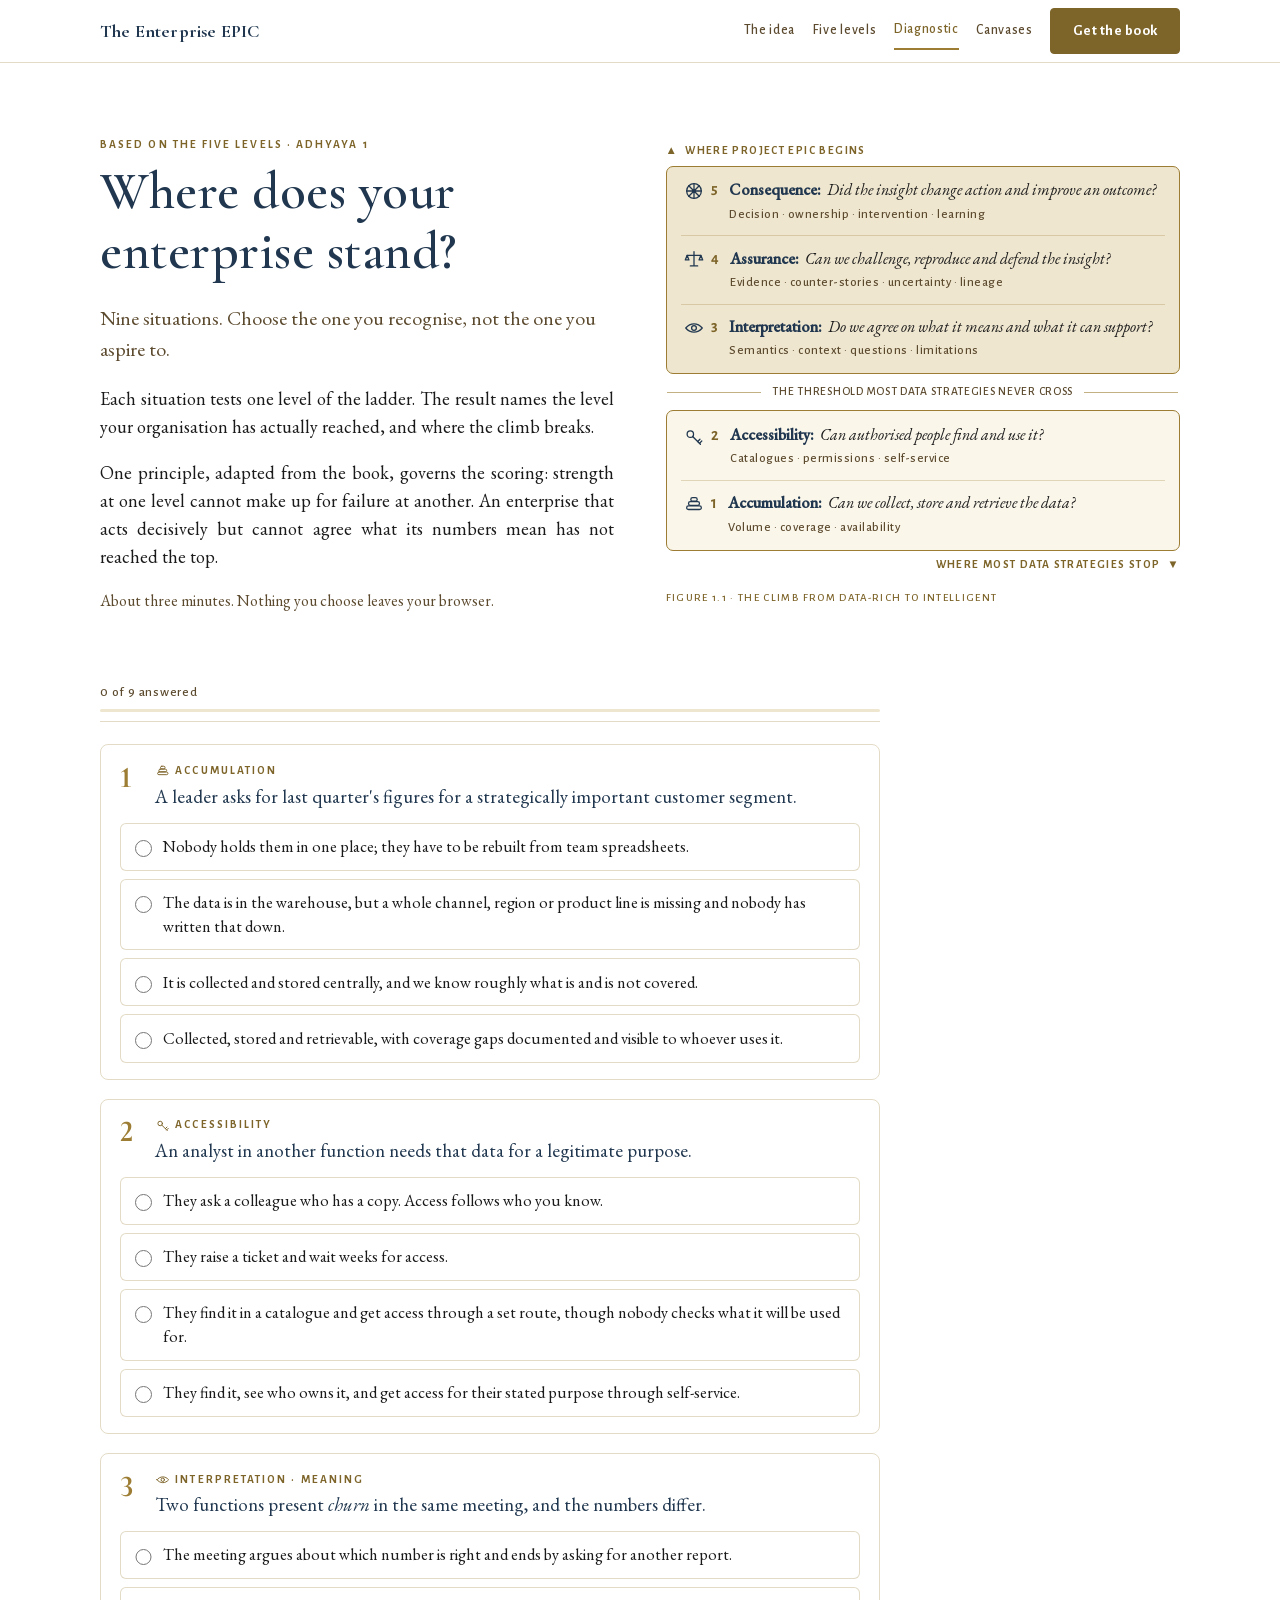
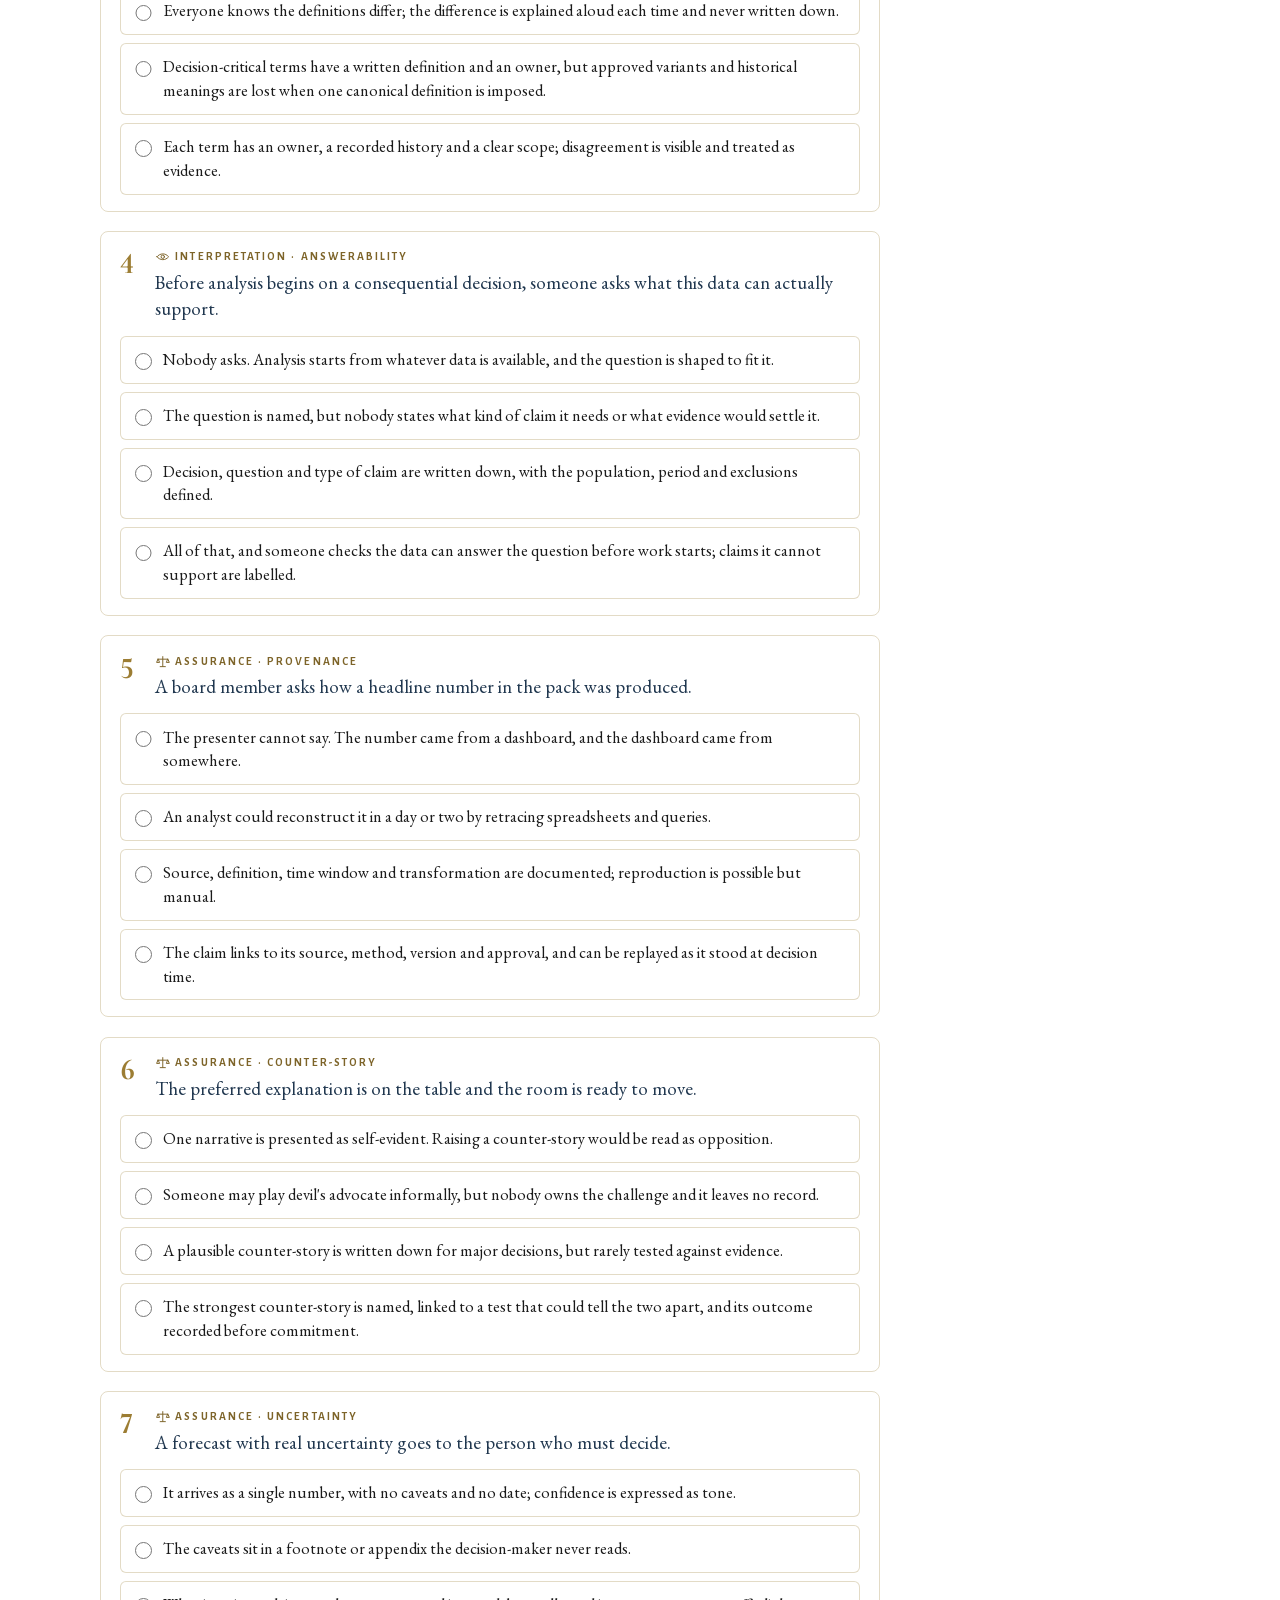
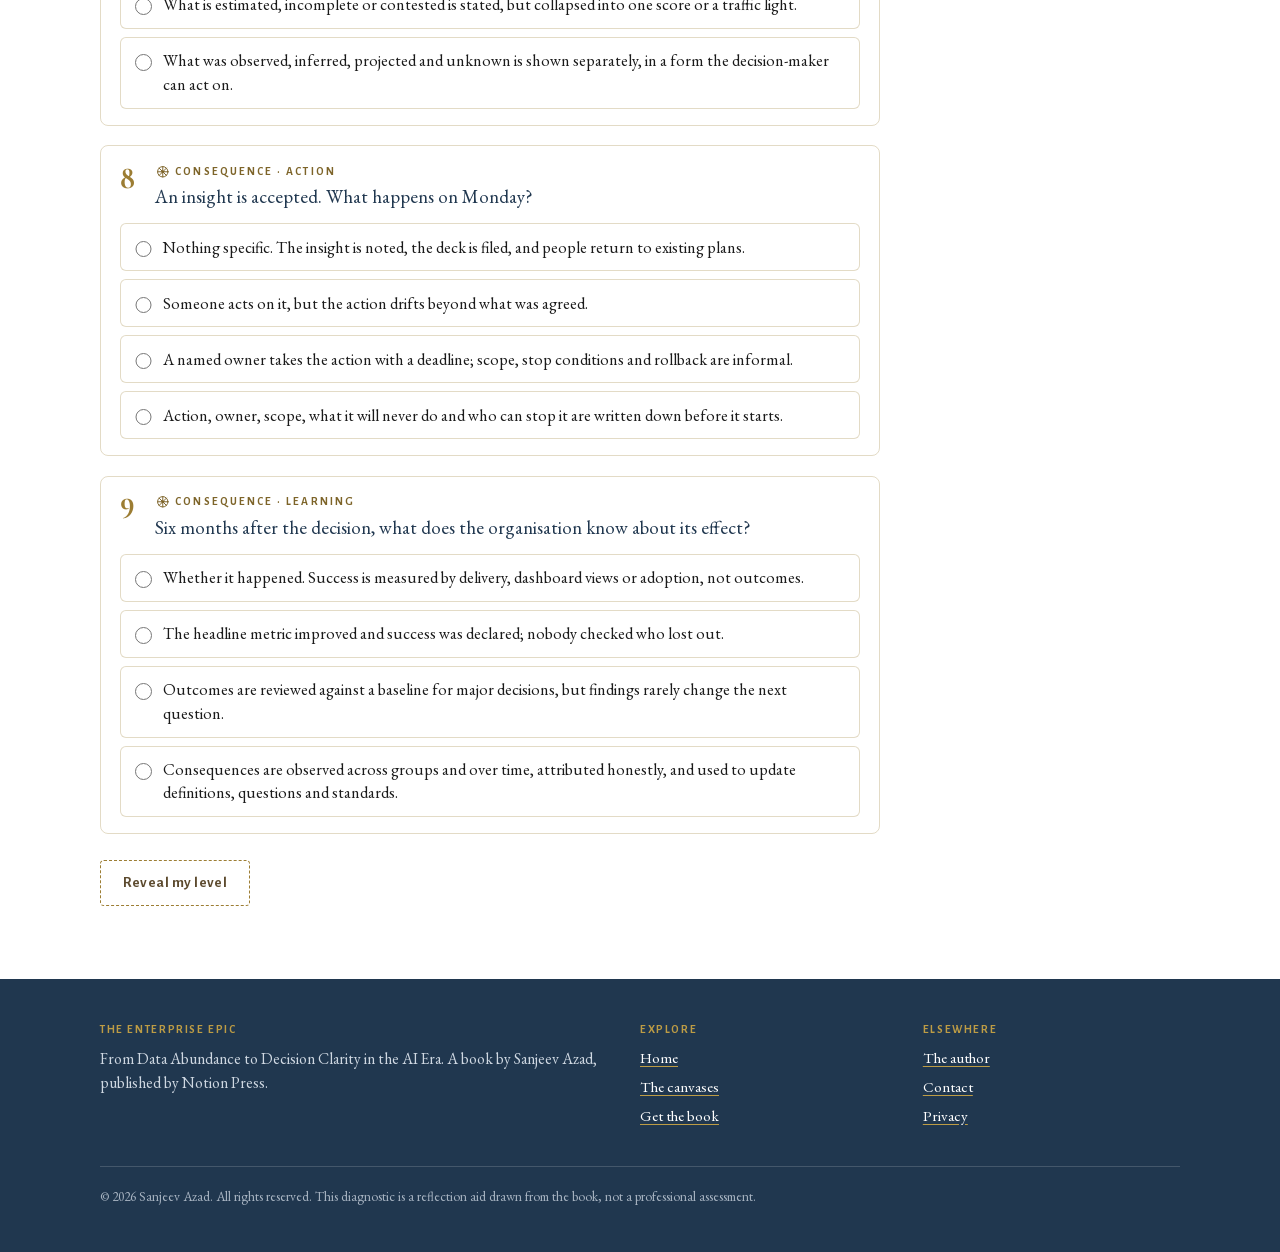
<file: diagnose.html>
<!doctype html>
<html lang="en-GB">
<head>
<meta charset="utf-8">
<meta name="viewport" content="width=device-width, initial-scale=1">
<title>Where does your enterprise stand? · The Enterprise EPIC</title>
<meta name="description" content="Nine situations, about three minutes. Find the level your enterprise has actually reached on the Five Levels of data value, and where the climb breaks.">
<link rel="canonical" href="https://the-enterprise-epic.github.io/diagnose.html">
<meta property="og:type" content="website">
<meta property="og:site_name" content="The Enterprise EPIC">
<meta property="og:locale" content="en_GB">
<meta property="og:title" content="Where does your enterprise stand?">
<meta property="og:description" content="Nine situations, about three minutes. From The Enterprise EPIC by Sanjeev Azad.">
<meta property="og:url" content="https://the-enterprise-epic.github.io/diagnose.html">
<meta property="og:image" content="https://the-enterprise-epic.github.io/assets/img/og.jpg">
<meta property="og:image:width" content="1200">
<meta property="og:image:height" content="630">
<meta property="og:image:alt" content="Cover of The Enterprise EPIC by Sanjeev Azad">
<meta name="twitter:card" content="summary_large_image">
<meta name="theme-color" content="#20374F">
<link rel="icon" href="assets/img/favicon.svg" type="image/svg+xml">
<link rel="icon" href="assets/img/favicon-48.png" type="image/png" sizes="48x48">
<link rel="apple-touch-icon" href="assets/img/apple-touch-icon.png">
<link rel="preload" href="assets/fonts/eb-garamond-400-500.woff2" as="font" type="font/woff2" crossorigin>
<link rel="preload" href="assets/fonts/cormorant-garamond-600-700.woff2" as="font" type="font/woff2" crossorigin>
<link rel="stylesheet" href="assets/site.css">
<style>
  .d-intro { display: grid; gap: 2rem; align-items: start; }
  @media (min-width: 980px) { .d-intro { grid-template-columns: minmax(0, 1fr) minmax(0, 1fr); gap: 3.2rem; } }
  .d-intro .figure { margin: 0; }
  .d-intro .small { font-size: .98rem; color: var(--sepia); }

  /* Hold the space until the questions arrive, so nothing jumps. */
  #diagnose:not(.ready) [data-form], #diagnose:not(.ready) [data-ladder-intro] { visibility: hidden; }
  [data-questions]:empty { min-height: 120vh; }

  .notice {
    border: 1px solid var(--gold); background: var(--parchment-pale); color: var(--nb);
    border-radius: 6px; padding: .8rem 1rem; margin: 0 0 1.4rem; font-size: 1rem;
    display: flex; flex-wrap: wrap; align-items: center; gap: .6rem 1rem;
  }

  [data-form] { max-width: 780px; margin-top: 2.4rem; }

  .progress {
    position: sticky; top: var(--nav-h); z-index: 20; background: rgba(255, 255, 255, .97);
    border-bottom: 1px solid var(--hair); padding: .55rem 0; margin-bottom: 1.4rem;
  }
  @media (max-width: 820px) { .progress { top: 0; } }
  .progress .bar { height: 3px; background: var(--parchment); border-radius: 2px; overflow: hidden; margin-top: .35rem; }
  .progress .bar::after { content: ""; display: block; height: 100%; width: var(--pct, 0%); background: var(--gold); transition: width .25s ease; }
  .progress [data-progress] { font-family: var(--f-label); font-size: .82rem; letter-spacing: .06em; color: var(--sepia); }

  .q { border: 1px solid var(--hair); border-radius: 8px; padding: 1.1rem 1.2rem 1rem; margin: 0 0 1.2rem; min-width: 0; scroll-margin-top: calc(var(--nav-h) + 70px); }
  @media (max-width: 820px) { .q { scroll-margin-top: 70px; } }
  /* Floating the legend keeps it inside the card instead of on its border. */
  .q legend { float: left; display: grid; grid-template-columns: auto minmax(0, 1fr); column-gap: .75rem; padding: 0; margin-bottom: .8rem; width: 100%; }
  .q .opts { clear: both; }
  .q .qn {
    grid-row: span 2; font-family: var(--f-display); font-weight: 700; font-size: 1.9rem;
    color: var(--gold); line-height: 1; min-width: 1.4rem; font-variant-numeric: lining-nums;
  }
  .q .eyebrow { margin: 0 0 .25rem; }
  .q .gi {
    width: 1.35em; height: 1.35em; margin-right: .45em; vertical-align: -.36em;
    fill: none; stroke: currentColor; stroke-width: 1.5; stroke-linecap: round; stroke-linejoin: round;
  }
  .q .prompt { font-size: 1.18rem; color: var(--ink); line-height: 1.4; }

  .opts { display: grid; gap: .5rem; }
  .opt {
    display: grid; grid-template-columns: auto minmax(0, 1fr); gap: .7rem; align-items: start;
    border: 1px solid var(--hair); border-radius: 6px; padding: .7rem .85rem; cursor: pointer;
    font-size: 1.02rem; line-height: 1.45; background: var(--paper);
    transition: border-color .12s ease, background .12s ease;
  }
  .opt:hover { border-color: var(--gold); }
  .opt input { margin: .32rem 0 0; width: 1.05rem; height: 1.05rem; accent-color: var(--ink); }
  .opt:has(input:checked) { border-color: var(--ink); background: var(--parchment-pale); box-shadow: inset 3px 0 0 var(--gold); }
  .opt:has(input:focus-visible) { outline: 2px solid var(--ink); outline-offset: 2px; }

  .reveal-row { display: flex; flex-wrap: wrap; align-items: center; gap: 1rem; margin-top: 1.6rem; }
  .reveal-row .btn[aria-disabled="true"] { background: transparent; border: 1px dashed var(--gold); color: var(--sepia); }
  [data-missing] { color: var(--ink); font-size: 1rem; margin: 0; }

  /* --- result ----------------------------------------------------------- */
  .shared { font-family: var(--f-label); font-size: .92rem; background: var(--parchment); padding: .6rem .9rem; border-radius: 6px; }
  .res-grid { display: grid; gap: 2rem; align-items: start; }
  .res-grid > * { min-width: 0; }
  @media (min-width: 980px) { .res-grid { grid-template-columns: minmax(0, 1fr) minmax(0, 1fr); gap: 3.2rem; } }
  .res-head h2 { font-size: clamp(1.9rem, 4.4vw, 2.7rem); margin-bottom: .5rem; outline: none; }
  .res-head .prov {
    display: block; margin-top: .45rem; font-family: var(--f-label); font-weight: 700;
    font-size: .76rem; letter-spacing: .14em; text-transform: uppercase; color: var(--sepia);
  }
  .verdict { font-size: 1.16rem; }
  .brk-line { font-size: 1rem; color: var(--sepia); }
  .brk-line strong { color: var(--ink); }

  /* The ladder, marked with the result. */
  .figure .tier.above { opacity: .5; }
  .figure .tier.here { background: rgba(156, 125, 51, .14); border-radius: 4px; box-shadow: inset 3px 0 0 var(--gold); padding-left: .5rem; }
  .figure .tier.here .tn { color: var(--ink); }
  .figure .tier.break { opacity: 1; border-left: 2px dashed var(--gold); padding-left: .5rem; }
  .figure .tt { flex: 1 1 auto; min-width: 0; }
  .figure .mark {
    margin-left: auto; align-self: center; flex: 0 0 auto; white-space: nowrap;
    font-family: var(--f-label); font-weight: 700; font-size: .66rem; letter-spacing: .1em; text-transform: uppercase;
    color: #fff; background: var(--gold-text); border: 1px solid var(--gold-text); border-radius: 999px; padding: .2rem .55rem;
  }
  .figure .mark.brk { background: transparent; color: var(--gold-text); border: 1px dashed var(--gold); }
  /* On phones the mark sits under the level's text, aligned with it. */
  @media (max-width: 480px) {
    .figure .tier { display: grid; grid-template-columns: auto minmax(0, 1fr); column-gap: .7rem; }
    .figure .mark { grid-column: 2; justify-self: start; margin: .4rem 0 0; }
  }

  /* The profile: one bar per level, drawn in HTML so its text stays readable. */
  .prof { margin: 1.6rem 0 0; max-width: 460px; }
  .pcap {
    font-family: var(--f-label); font-weight: 700; font-size: .72rem; letter-spacing: .14em;
    text-transform: uppercase; color: var(--gold-text); margin: 0 0 1.6rem;
  }
  .pplot {
    position: relative; height: 120px; display: grid; grid-template-columns: repeat(5, minmax(0, 1fr));
    gap: .8rem; border-bottom: 1px solid var(--ink);
  }
  .ppass { position: absolute; left: 0; right: 0; border-top: 1px dashed var(--gold); z-index: 1; pointer-events: none; }
  .pcol { position: relative; height: 100%; }
  .pbar { position: absolute; bottom: 0; left: 18%; right: 18%; background: var(--ink); border-radius: 2px 2px 0 0; }
  .pcol.here .pbar { background: var(--gold); }
  .pcol.above .pbar { background: var(--parchment-deep); }
  .pval {
    position: absolute; left: 0; right: 0; text-align: center; font-family: var(--f-label); font-weight: 700;
    font-size: .8rem; color: var(--ink); font-variant-numeric: lining-nums;
  }
  .pnames { display: grid; grid-template-columns: repeat(5, minmax(0, 1fr)); gap: .8rem; margin-top: .4rem; text-align: center; }
  .pnames > span { min-width: 0; }
  .pnum { display: block; font-family: var(--f-label); font-weight: 700; font-size: .85rem; color: var(--ink); }
  .pname { display: block; font-family: var(--f-label); font-size: .68rem; color: var(--sepia); overflow-wrap: anywhere; }
  @media (max-width: 520px) { .pname { display: none; } }
  .pkey { display: flex; flex-wrap: wrap; gap: .3rem .9rem; align-items: center; margin: .9rem 0 0; font-family: var(--f-label); font-size: .78rem; color: var(--sepia); }
  .pkey .ki { white-space: nowrap; }
  .pkey .k { display: inline-block; width: .8rem; height: .8rem; border-radius: 2px; margin-right: .35rem; vertical-align: -.1em; background: var(--ink); }
  .pkey .k.here { background: var(--gold); }
  .pkey .k.above { background: var(--parchment-deep); }
  .pkey .k.pass { height: 0; border-radius: 0; background: none; border-top: 1px dashed var(--gold); width: 1rem; }

  .res-body { margin-top: 2rem; }
  .read-first { margin-top: 2rem; }
  .chaps .chap h3 { font-size: 1.2rem; }
  .chaps .chap .eyebrow { margin-bottom: .3rem; }
  .chaps .chap-link { margin: auto 0 0; padding-top: .6rem; font-family: var(--f-label); font-weight: 700; font-size: .92rem; }
  .capability { font-family: var(--f-display); font-size: 1.35rem; color: var(--ink); margin: 1.8rem 0 0; }
  .capability .eyebrow { display: block; margin-bottom: .2rem; }
  .cta .btn-row { margin-top: 1rem; }
  .share { margin-top: 1.4rem; }
  .note { font-size: .95rem; color: var(--sepia); font-style: italic; margin-top: 1.6rem; }
</style>
</head>
<body>
<a class="skip" href="#main">Skip to content</a>

<header class="nav">
  <nav class="wrap" aria-label="Main">
    <a class="brand" href="./">The Enterprise EPIC</a>
    <a class="nl" href="./#idea">The idea</a>
    <a class="nl" href="./#levels">Five levels</a>
    <a class="nl" href="diagnose.html">Diagnostic</a>
    <a class="nl" href="canvases.html">Canvases</a>
    <a class="btn gold" href="./#buy">Get the book</a>
  </nav>
</header>

<main id="main">
<section>
  <div class="wrap" id="diagnose">

    <p class="notice" data-notice hidden role="status"></p>
    <noscript><p class="notice">The diagnostic needs JavaScript to score your answers. Everything runs in your browser, and nothing is sent anywhere.</p></noscript>

    <div class="d-intro" data-intro>
      <div class="prose-single">
        <p class="eyebrow">Based on the Five Levels · Adhyaya 1</p>
        <h1>Where does your enterprise stand?</h1>
        <p class="lede">Nine situations. Choose the one you recognise, not the one you aspire to.</p>
        <p>Each situation tests one level of the ladder. The result names the level your organisation has actually reached, and where the climb breaks.</p>
        <p>One principle, adapted from the book, governs the scoring: strength at one level cannot make up for failure at another. An enterprise that acts decisively but cannot agree what its numbers mean has not reached the top.</p>
        <p class="small">About three minutes. Nothing you choose leaves your browser.</p>
      </div>
      <div data-ladder-intro></div>
    </div>

    <form data-form novalidate>
      <div class="progress" aria-live="polite">
        <span data-progress>0 of 9 answered</span>
        <div class="bar" aria-hidden="true"></div>
      </div>

      <div data-questions></div>

      <div class="reveal-row">
        <button class="btn gold" type="submit" data-reveal aria-disabled="true">Reveal my level</button>
        <p data-missing aria-live="assertive"></p>
      </div>
    </form>

    <div data-result hidden></div>

  </div>
</section>
</main>

<footer class="foot-main">
  <div class="wrap">
    <div class="cols">
      <div>
        <p class="fh">The Enterprise EPIC</p>
        <p class="fdesc">From Data Abundance to Decision Clarity in the AI Era. A book by Sanjeev Azad, published by Notion Press.</p>
      </div>
      <div>
        <p class="fh">Explore</p>
        <ul>
          <li><a href="./">Home</a></li>
          <li><a href="canvases.html">The canvases</a></li>
          <li><a href="./#buy">Get the book</a></li>
        </ul>
      </div>
      <div>
        <p class="fh">Elsewhere</p>
        <ul>
          <li><a href="https://sanjeev-azad.pages.dev/about/" rel="noopener">The author</a></li>
          <li><a href="https://sanjeev-azad.pages.dev/contact/" rel="noopener">Contact</a></li>
          <li><a href="privacy.html">Privacy</a></li>
        </ul>
      </div>
    </div>
    <p class="fine">
      © <span data-year>2026</span> Sanjeev Azad. All rights reserved.
      This diagnostic is a reflection aid drawn from the book, not a professional assessment.
    </p>
  </div>
</footer>

<script src="assets/analytics.js" data-page="diagnose" defer></script>
<script src="assets/site.js" defer></script>
<script src="assets/diagnose.js" defer></script>
</body>
</html>
</file>
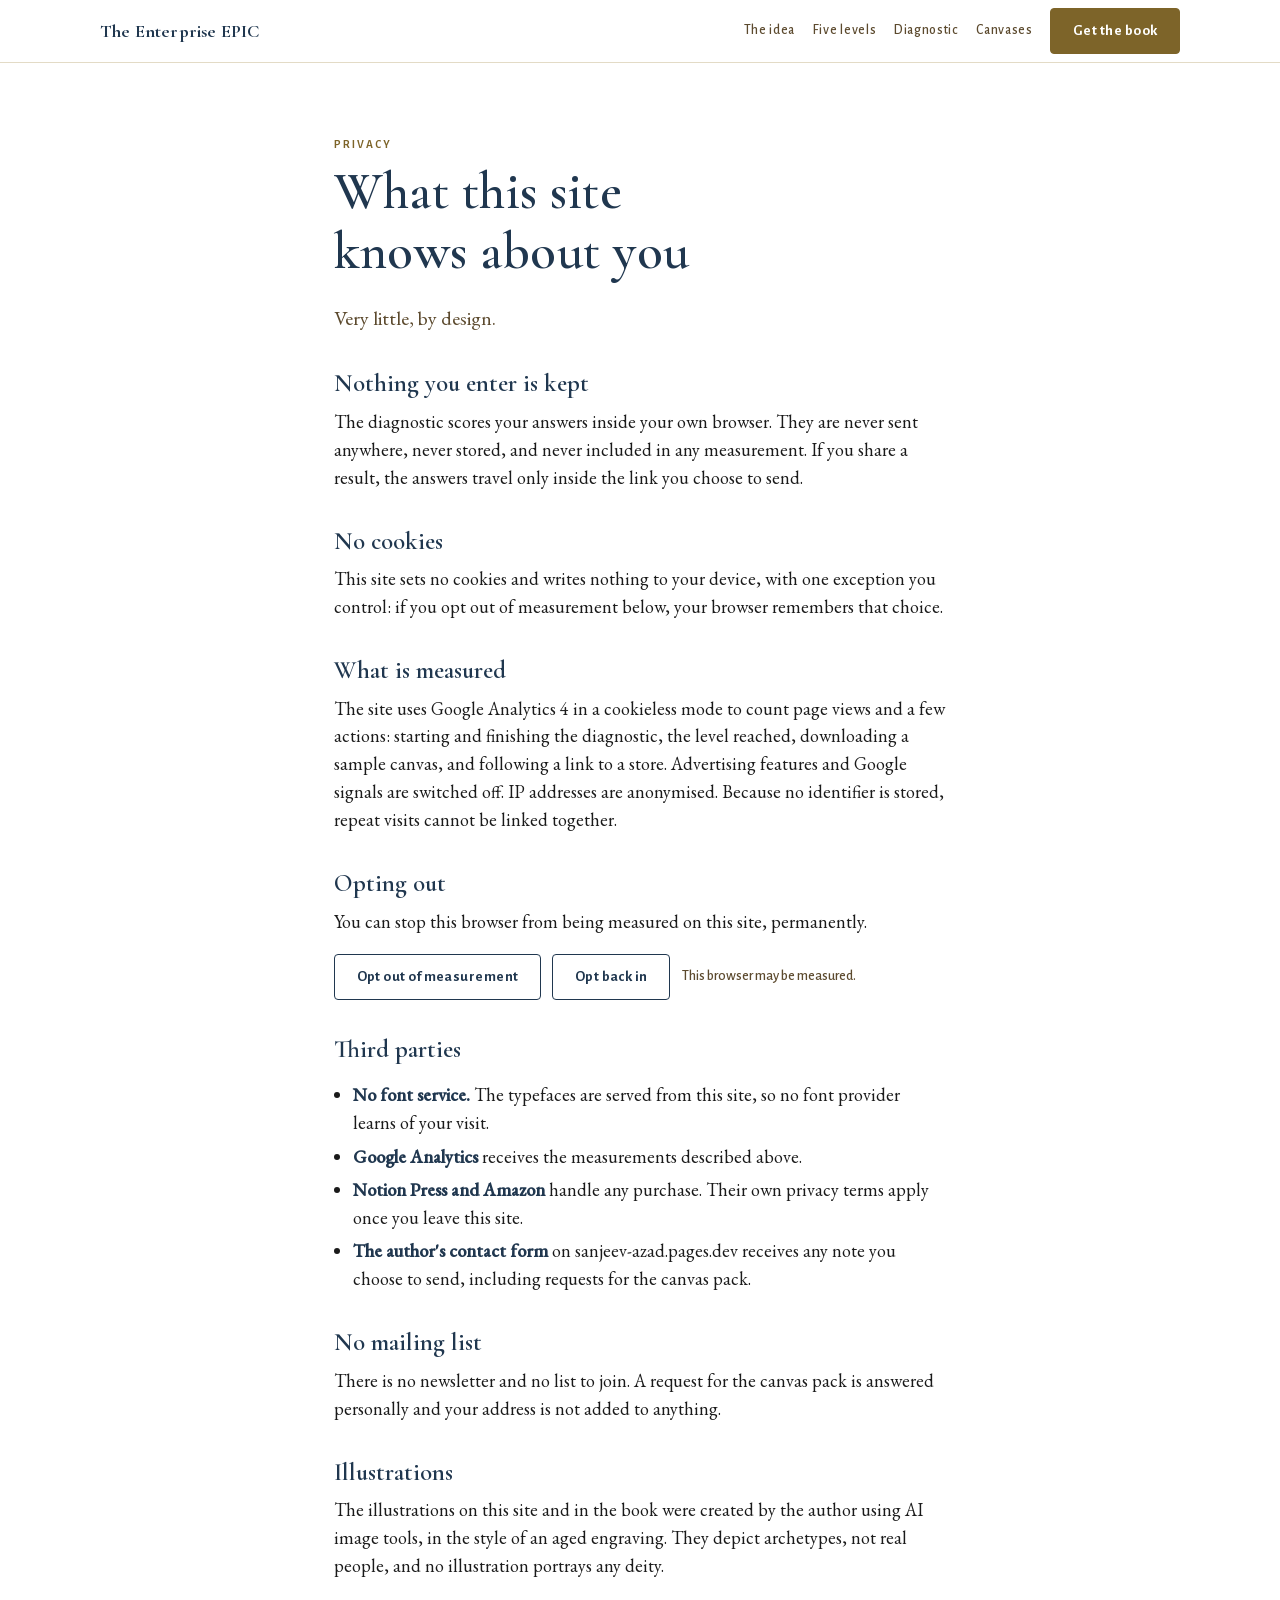
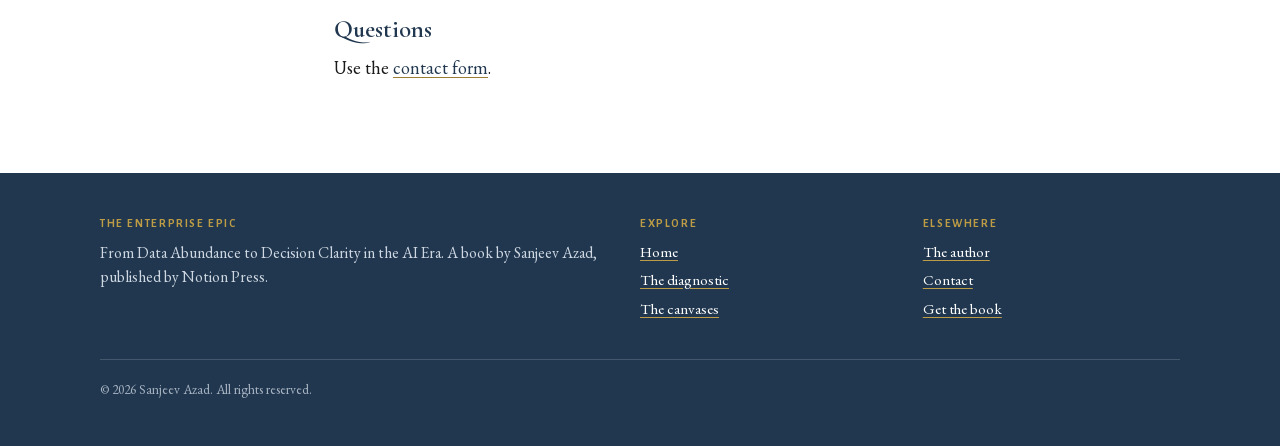
<file: privacy.html>
<!doctype html>
<html lang="en-GB">
<head>
<meta charset="utf-8">
<meta name="viewport" content="width=device-width, initial-scale=1">
<title>Privacy · The Enterprise EPIC</title>
<meta name="description" content="What this site measures, what it does not, and how to opt out.">
<link rel="canonical" href="https://the-enterprise-epic.github.io/privacy.html">
<meta property="og:type" content="website">
<meta property="og:site_name" content="The Enterprise EPIC">
<meta property="og:locale" content="en_GB">
<meta property="og:title" content="Privacy · The Enterprise EPIC">
<meta property="og:description" content="What this site measures, what it does not, and how to opt out.">
<meta property="og:url" content="https://the-enterprise-epic.github.io/privacy.html">
<meta property="og:image" content="https://the-enterprise-epic.github.io/assets/img/og.jpg">
<meta property="og:image:width" content="1200">
<meta property="og:image:height" content="630">
<meta property="og:image:alt" content="Cover of The Enterprise EPIC by Sanjeev Azad">
<meta name="theme-color" content="#20374F">
<link rel="icon" href="assets/img/favicon.svg" type="image/svg+xml">
<link rel="icon" href="assets/img/favicon-48.png" type="image/png" sizes="48x48">
<link rel="apple-touch-icon" href="assets/img/apple-touch-icon.png">
<link rel="preload" href="assets/fonts/eb-garamond-400-500.woff2" as="font" type="font/woff2" crossorigin>
<link rel="preload" href="assets/fonts/cormorant-garamond-600-700.woff2" as="font" type="font/woff2" crossorigin>
<link rel="stylesheet" href="assets/site.css">
<style>
  .doc h2 { font-size: 1.55rem; margin-top: 2.2rem; }
  .doc ul { padding-left: 1.2rem; }
  .doc li { margin: .35rem 0; }
  .optout { display: flex; flex-wrap: wrap; gap: .7rem; align-items: center; margin-top: 1rem; }
  [data-optstate] { font-family: var(--f-label); font-size: .9rem; color: var(--sepia); }
</style>
</head>
<body>
<a class="skip" href="#main">Skip to content</a>

<header class="nav">
  <nav class="wrap" aria-label="Main">
    <a class="brand" href="./">The Enterprise EPIC</a>
    <a class="nl" href="./#idea">The idea</a>
    <a class="nl" href="./#levels">Five levels</a>
    <a class="nl" href="diagnose.html">Diagnostic</a>
    <a class="nl" href="canvases.html">Canvases</a>
    <a class="btn gold" href="./#buy">Get the book</a>
  </nav>
</header>

<main id="main">
<section>
  <div class="wrap measure doc">
    <p class="eyebrow">Privacy</p>
    <h1>What this site knows about you</h1>
    <p class="lede">Very little, by design.</p>

    <h2>Nothing you enter is kept</h2>
    <p>The diagnostic scores your answers inside your own browser. They are never sent anywhere, never stored, and never included in any measurement. If you share a result, the answers travel only inside the link you choose to send.</p>

    <h2>No cookies</h2>
    <p>This site sets no cookies and writes nothing to your device, with one exception you control: if you opt out of measurement below, your browser remembers that choice.</p>

    <h2>What is measured</h2>
    <p>The site uses Google Analytics 4 in a cookieless mode to count page views and a few actions: starting and finishing the diagnostic, the level reached, downloading a sample canvas, and following a link to a store. Advertising features and Google signals are switched off. IP addresses are anonymised. Because no identifier is stored, repeat visits cannot be linked together.</p>

    <h2>Opting out</h2>
    <p>You can stop this browser from being measured on this site, permanently.</p>
    <div class="optout">
      <a class="btn ghost" href="privacy.html?epic-optout=1">Opt out of measurement</a>
      <a class="btn ghost" href="privacy.html?epic-optout=0">Opt back in</a>
      <span data-optstate></span>
    </div>

    <h2>Third parties</h2>
    <ul>
      <li><strong>No font service.</strong> The typefaces are served from this site, so no font provider learns of your visit.</li>
      <li><strong>Google Analytics</strong> receives the measurements described above.</li>
      <li><strong>Notion Press and Amazon</strong> handle any purchase. Their own privacy terms apply once you leave this site.</li>
      <li><strong>The author's contact form</strong> on sanjeev-azad.pages.dev receives any note you choose to send, including requests for the canvas pack.</li>
    </ul>

    <h2>No mailing list</h2>
    <p>There is no newsletter and no list to join. A request for the canvas pack is answered personally and your address is not added to anything.</p>

    <h2>Illustrations</h2>
    <p>The illustrations on this site and in the book were created by the author using AI image tools, in the style of an aged engraving. They depict archetypes, not real people, and no illustration portrays any deity.</p>

    <h2>Questions</h2>
    <p>Use the <a href="https://sanjeev-azad.pages.dev/contact/" rel="noopener">contact form</a>.</p>
  </div>
</section>
</main>

<footer class="foot-main">
  <div class="wrap">
    <div class="cols">
      <div>
        <p class="fh">The Enterprise EPIC</p>
        <p class="fdesc">From Data Abundance to Decision Clarity in the AI Era. A book by Sanjeev Azad, published by Notion Press.</p>
      </div>
      <div>
        <p class="fh">Explore</p>
        <ul>
          <li><a href="./">Home</a></li>
          <li><a href="diagnose.html">The diagnostic</a></li>
          <li><a href="canvases.html">The canvases</a></li>
        </ul>
      </div>
      <div>
        <p class="fh">Elsewhere</p>
        <ul>
          <li><a href="https://sanjeev-azad.pages.dev/about/" rel="noopener">The author</a></li>
          <li><a href="https://sanjeev-azad.pages.dev/contact/" rel="noopener">Contact</a></li>
          <li><a href="./#buy">Get the book</a></li>
        </ul>
      </div>
    </div>
    <p class="fine">© <span data-year>2026</span> Sanjeev Azad. All rights reserved.</p>
  </div>
</footer>

<script>
  (function () {
    var el = document.querySelector('[data-optstate]');
    if (!el) return;
    try {
      var p = new URLSearchParams(location.search);
      if (p.has('epic-optout')) {
        if (p.get('epic-optout') === '0') localStorage.removeItem('epic-optout');
        else localStorage.setItem('epic-optout', '1');
      }
      el.textContent = localStorage.getItem('epic-optout') === '1'
        ? 'This browser is opted out.'
        : 'This browser may be measured.';
    } catch (e) {
      el.textContent = 'Your browser blocks storage, so it is not measured.';
    }
  })();
</script>
<script src="assets/analytics.js" data-page="privacy" defer></script>
<script src="assets/site.js" defer></script>
</body>
</html>
</file>
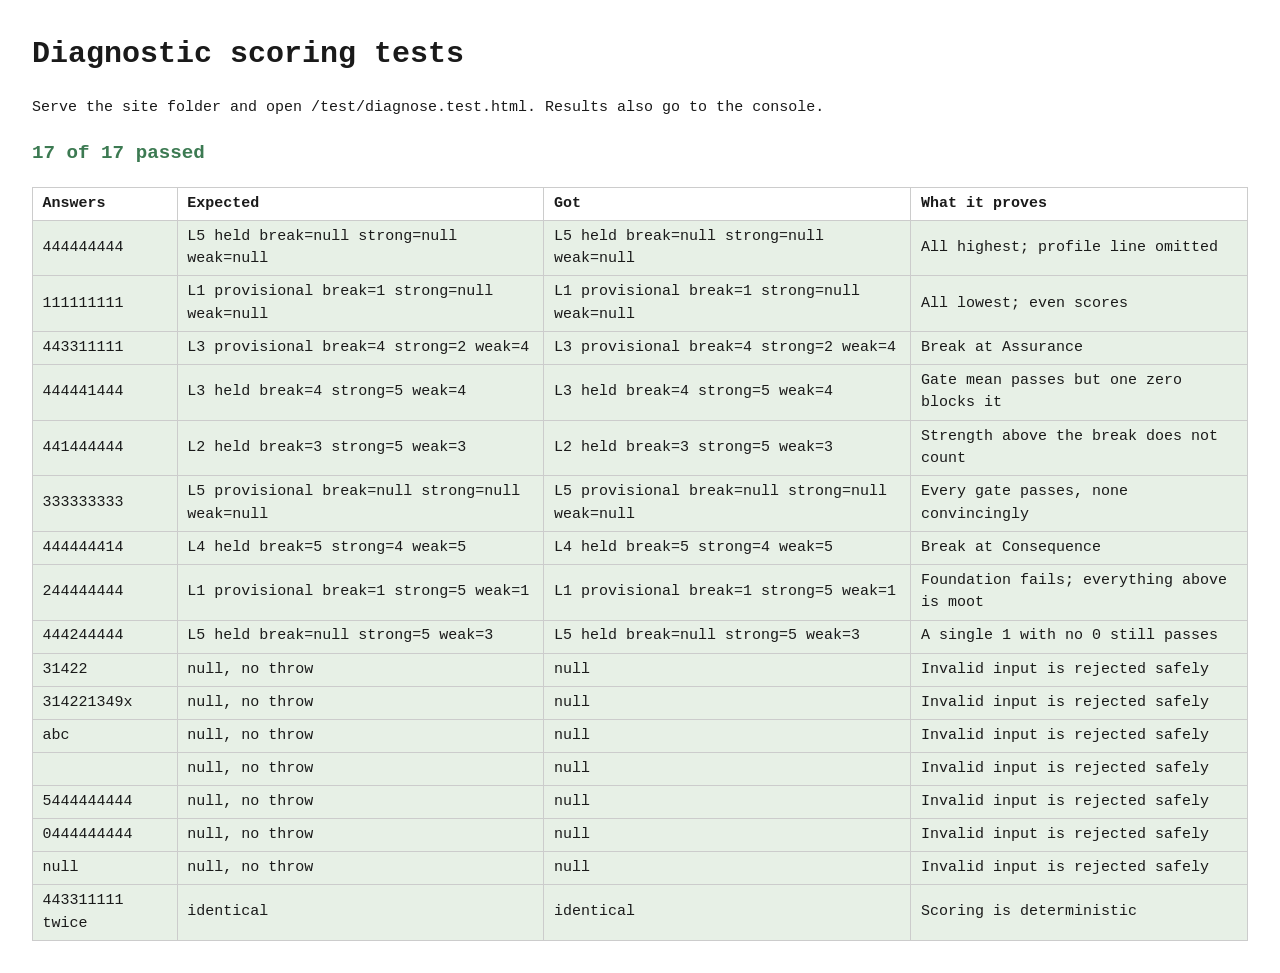
<file: test/diagnose.test.html>
<!doctype html>
<html lang="en-GB" data-root="../">
<head>
<meta charset="utf-8">
<meta name="viewport" content="width=device-width, initial-scale=1">
<meta name="robots" content="noindex">
<title>Diagnostic scoring tests</title>
<style>
  body { font: 15px/1.5 ui-monospace, Menlo, monospace; margin: 2rem; color: #1A1A1A; }
  table { border-collapse: collapse; margin-top: 1rem; }
  td, th { border: 1px solid #ccc; padding: .3rem .6rem; text-align: left; }
  .pass { background: #E7F0E6; } .fail { background: #F6E1DF; }
  #summary { font-size: 1.2rem; font-weight: 700; }
</style>
</head>
<body>
<h1>Diagnostic scoring tests</h1>
<p>Serve the site folder and open <code>/test/diagnose.test.html</code>. Results also go to the console.</p>
<p id="summary">Running…</p>
<table><thead><tr><th>Answers</th><th>Expected</th><th>Got</th><th>What it proves</th></tr></thead><tbody id="rows"></tbody></table>

<script src="../assets/site.js"></script>
<script src="../assets/diagnose.js"></script>
<script>
(function () {
  /* [answers, level, standing, breakGate, strongest, weakest, note] */
  const CASES = [
    ['444444444', 5, 'held', null, null, null, 'All highest; profile line omitted'],
    ['111111111', 1, 'provisional', 1, null, null, 'All lowest; even scores'],
    ['443311111', 3, 'provisional', 4, 2, 4, 'Break at Assurance'],
    ['444441444', 3, 'held', 4, 5, 4, 'Gate mean passes but one zero blocks it'],
    ['441444444', 2, 'held', 3, 5, 3, 'Strength above the break does not count'],
    ['333333333', 5, 'provisional', null, null, null, 'Every gate passes, none convincingly'],
    ['444444414', 4, 'held', 5, 4, 5, 'Break at Consequence'],
    ['244444444', 1, 'provisional', 1, 5, 1, 'Foundation fails; everything above is moot'],
    ['444244444', 5, 'held', null, 5, 3, 'A single 1 with no 0 still passes']
  ];
  const INVALID = ['31422', '314221349x', 'abc', '', '5444444444', '0444444444', null];

  const rows = document.getElementById('rows');
  let pass = 0, total = 0;

  function row(input, exp, got, note, ok) {
    total++; if (ok) pass++;
    const tr = document.createElement('tr');
    tr.className = ok ? 'pass' : 'fail';
    [input, exp, got, note].forEach(function (v) { const td = document.createElement('td'); td.textContent = v; tr.appendChild(td); });
    rows.appendChild(tr);
    (ok ? console.log : console.error)((ok ? 'PASS ' : 'FAIL ') + input + '  expected ' + exp + '  got ' + got);
  }

  window.EPIC.loadJSON('data/diagnostic.json').then(function (data) {
    const score = window.EPIC.diagnostic.score;

    CASES.forEach(function (c) {
      const r = score(c[0], data);
      const exp = 'L' + c[1] + ' ' + c[2] + ' break=' + c[3] + ' strong=' + c[4] + ' weak=' + c[5];
      const got = r ? ('L' + r.level + ' ' + r.standing + ' break=' + r.breakGate + ' strong=' + r.strongest + ' weak=' + r.weakest) : 'null';
      row(c[0], exp, got, c[6], got === exp);
    });

    INVALID.forEach(function (a) {
      let r, threw = false;
      try { r = score(a, data); } catch (e) { threw = true; }
      row(String(a), 'null, no throw', threw ? 'THREW' : String(r), 'Invalid input is rejected safely', !threw && r === null);
    });

    /* Determinism: the same input always gives the same output. */
    const a = JSON.stringify(score('443311111', data)), b = JSON.stringify(score('443311111', data));
    row('443311111 twice', 'identical', a === b ? 'identical' : 'differs', 'Scoring is deterministic', a === b);

    const s = document.getElementById('summary');
    s.textContent = pass + ' of ' + total + ' passed';
    s.style.color = pass === total ? '#3C7A52' : '#8E2F2A';
    document.title = (pass === total ? 'PASS ' : 'FAIL ') + pass + '/' + total;
  }).catch(function (e) {
    document.getElementById('summary').textContent = 'Could not load data: ' + e.message;
  });
})();
</script>
</body>
</html>
</file>
<file: assets/site.css>
/* =========================================================================
   The Enterprise EPIC: companion site
   Design tokens and components taken from the book's locked design system
   (Design/Book_Design_System.md v1). Two contexts, exactly as in print:
   plates are parchment with ink and gold; text is near-black on white.
   ========================================================================= */

/* --- fonts ---------------------------------------------------------------- */
/* The book's typefaces (SIL Open Font Licence), served from this site so no
   visitor data goes to a font service. Each has a local fallback tuned to the
   same width and height, so text barely moves when the real font arrives. */

@font-face { font-family: "EB Garamond"; font-style: normal; font-weight: 400 500; font-display: swap; src: url("fonts/eb-garamond-400-500.woff2") format("woff2"); }
@font-face { font-family: "EB Garamond"; font-style: italic; font-weight: 400; font-display: swap; src: url("fonts/eb-garamond-400-italic.woff2") format("woff2"); }
@font-face { font-family: "Cormorant Garamond"; font-style: normal; font-weight: 600 700; font-display: swap; src: url("fonts/cormorant-garamond-600-700.woff2") format("woff2"); }
@font-face { font-family: "Alegreya Sans"; font-style: normal; font-weight: 500; font-display: swap; src: url("fonts/alegreya-sans-500.woff2") format("woff2"); }
@font-face { font-family: "Alegreya Sans"; font-style: normal; font-weight: 700; font-display: swap; src: url("fonts/alegreya-sans-700.woff2") format("woff2"); }

@font-face { font-family: "EB Garamond Fallback"; src: local("Georgia"); size-adjust: 86.1%; ascent-override: 116.9%; descent-override: 34.6%; line-gap-override: 0%; }
@font-face { font-family: "Cormorant Garamond Fallback"; src: local("Georgia"); size-adjust: 88.1%; ascent-override: 104.9%; descent-override: 32.6%; line-gap-override: 0%; }
@font-face { font-family: "Alegreya Sans Fallback"; src: local("Arial"); size-adjust: 87.1%; ascent-override: 103.3%; descent-override: 34.4%; line-gap-override: 0%; }

:root {
  --ink: #20374F;
  --gold: #9C7D33;          /* rules, borders and large display type */
  --gold-text: #7D6429;     /* small gold text and gold buttons: meets WCAG AA on white and parchment */
  --gold-hi: #BD9C45;       /* on ink grounds only */
  --oxblood: #8E2F2A;       /* Vidura's Challenge only */
  --parchment: #EFE6CF;
  --parchment-deep: #E0D0AC;
  --parchment-pale: #FAF6EA;
  --sepia: #5C4A2E;
  --nb: #1A1A1A;
  --paper: #ffffff;
  --hair: rgba(156, 125, 51, .28);

  --f-display: "Cormorant Garamond", "Cormorant Garamond Fallback", Georgia, serif;
  --f-body: "EB Garamond", "EB Garamond Fallback", Georgia, serif;
  --f-label: "Alegreya Sans", "Alegreya Sans Fallback", Arial, sans-serif;

  --wrap: 1080px;
  --measure: 68ch;
  --nav-h: 62px;
}

*, *::before, *::after { box-sizing: border-box; }

html { -webkit-text-size-adjust: 100%; scroll-behavior: smooth; }
@media (prefers-reduced-motion: reduce) {
  html { scroll-behavior: auto; }
  *, *::before, *::after { animation-duration: .01ms !important; transition-duration: .01ms !important; }
}

body {
  margin: 0;
  font-family: var(--f-body);
  font-size: 1.125rem;
  line-height: 1.55;
  color: var(--nb);
  background: var(--paper);
  text-rendering: optimizeLegibility;
}

/* --- type ---------------------------------------------------------------- */

h1, h2, h3 {
  font-family: var(--f-display); font-weight: 600; color: var(--ink); line-height: 1.15; margin: 0 0 .4em;
  text-wrap: balance; font-variant-numeric: lining-nums;
}
h1 { font-size: clamp(2.1rem, 5.5vw, 3.3rem); letter-spacing: .01em; }
h2 { font-size: clamp(1.6rem, 3.6vw, 2.3rem); }
h3 { font-size: 1.3rem; }
p { margin: 0 0 1em; }
a { color: var(--ink); text-decoration-color: var(--gold); text-underline-offset: .18em; }
a:hover { color: var(--gold-text); }
strong { color: var(--ink); }
img { max-width: 100%; height: auto; }

/* Eyebrows keep their size and colour inside plates and cards too. */
.eyebrow, .plate .eyebrow, .card .eyebrow {
  font-family: var(--f-label); font-weight: 700; font-size: .72rem; line-height: 1.4;
  letter-spacing: .18em; text-transform: uppercase; color: var(--gold-text);
  margin: 0 0 .7em; text-align: left;
}
.eyebrow .ic { width: 1.3em; height: 1.3em; margin-right: .4em; vertical-align: -.32em; }

.lede { font-size: 1.25rem; color: var(--sepia); text-wrap: pretty; }
.measure { max-width: var(--measure); }

/* --- layout -------------------------------------------------------------- */

.wrap { width: min(100% - 2.5rem, var(--wrap)); margin-inline: auto; }
section { padding: clamp(2.6rem, 7vw, 4.6rem) 0; }
section + section { border-top: 1px solid rgba(156, 125, 51, .18); }
.plate { background: var(--parchment); border-top: none; }
.plate h1, .plate h2 { color: var(--ink); }
.plate p { color: var(--sepia); }
.band { background: var(--parchment-pale); }

:target { scroll-margin-top: calc(var(--nav-h) + 14px); }

.skip {
  position: absolute; left: -9999px; top: 0; z-index: 100;
  background: var(--ink); color: #fff; padding: .7rem 1.1rem; font-family: var(--f-label);
}
.skip:focus { left: .5rem; top: .5rem; }

:focus-visible { outline: 2px solid var(--ink); outline-offset: 3px; border-radius: 2px; }
.foot-main :focus-visible, .principle :focus-visible, .reader :focus-visible { outline-color: var(--gold-hi); }

/* --- navigation ---------------------------------------------------------- */

.nav {
  position: sticky; top: 0; z-index: 50;
  background: rgba(255, 255, 255, .96);
  backdrop-filter: saturate(150%) blur(6px);
  border-bottom: 1px solid var(--hair);
}
.nav .wrap { display: flex; align-items: center; gap: 1.1rem; min-height: var(--nav-h); flex-wrap: wrap; }
.nav .brand {
  font-family: var(--f-display); font-weight: 700; font-size: 1.16rem;
  color: var(--ink); text-decoration: none; margin-right: auto; letter-spacing: .01em;
}
.nav .brand:hover { color: var(--ink); }
.nav a.nl {
  font-family: var(--f-label); font-size: .86rem; letter-spacing: .05em;
  color: var(--sepia); text-decoration: none; padding: .45rem 0;
}
.nav a.nl:hover, .nav a.nl[aria-current="page"] { color: var(--gold-text); }
.nav a.nl[aria-current="page"] { border-bottom: 2px solid var(--gold); }

/* Once the header wraps (small screens, or 200% zoom), it stops being pinned,
   so it never covers content or the diagnostic's progress bar. */
@media (max-width: 820px) {
  .nav { position: static; }
  :target { scroll-margin-top: 14px; }
}
@media (max-width: 600px) {
  .nav .wrap { gap: .25rem 1.1rem; padding: .6rem 0; }
  .nav .brand { flex-basis: 100%; }
  .nav a.nl[href*="#"] { display: none; }
  .nav .btn { min-height: 40px; padding: .45rem 1rem; }
}

/* --- buttons ------------------------------------------------------------- */

.btn {
  display: inline-flex; align-items: center; justify-content: center; gap: .5rem;
  min-height: 46px; padding: .6rem 1.35rem;
  font-family: var(--f-label); font-weight: 700; font-size: .93rem; letter-spacing: .03em;
  border-radius: 4px; border: 1px solid var(--ink); cursor: pointer;
  background: var(--ink); color: #fff; text-decoration: none;
  transition: background .15s ease, color .15s ease, border-color .15s ease;
}
.btn:hover { background: #16293c; color: #fff; }
.btn.ghost { background: transparent; color: var(--ink); }
.btn.ghost:hover { background: var(--ink); color: #fff; }
.btn.gold { background: var(--gold-text); border-color: var(--gold-text); color: #fff; }
.btn.gold:hover { background: var(--ink); border-color: var(--ink); color: #fff; }
/* One look for anything not yet available: dashed, quiet, no hover change. */
.btn[disabled], .btn[disabled]:hover {
  background: transparent; color: var(--sepia); border: 1px dashed var(--parchment-deep); cursor: not-allowed;
}
.btn .ic { width: 1.15em; height: 1.15em; }
.btn-row { display: flex; flex-wrap: wrap; gap: .75rem; margin-top: 1.4rem; }

/* --- icons --------------------------------------------------------------- */
/* Drawn in the line style of Figure 1.1. They take the colour of their text. */

.ic {
  display: inline-block; width: 1.1em; height: 1.1em; flex: 0 0 auto; vertical-align: -.18em;
  fill: none; stroke: currentColor; stroke-width: 1.6; stroke-linecap: round; stroke-linejoin: round;
}

/* --- book components, ported from the print template --------------------- */

.glance, .blueprint {
  border: 1px solid var(--gold); background: var(--parchment-pale);
  border-radius: 6px; padding: 1rem 1.2rem; margin: 1.4rem 0;
}
.blueprint { border-left: 4px solid var(--gold); background: #F6F1E4; }
.glance .lbl, .blueprint .lbl {
  font-family: var(--f-label); font-weight: 700; font-size: .72rem;
  letter-spacing: .14em; text-transform: uppercase; color: var(--gold-text); margin: 0 0 .45em;
}
.glance p, .blueprint p { margin: .3em 0; font-size: 1rem; }

.principle {
  background: var(--ink); color: #fff; border-radius: 6px;
  padding: 1.3rem 1.5rem; margin: 1.8rem 0;
}
.principle .lbl {
  font-family: var(--f-label); font-weight: 700; font-size: .72rem;
  letter-spacing: .16em; text-transform: uppercase; color: var(--gold-hi); margin: 0 0 .5em;
}
.principle p { margin: 0; font-size: 1.2rem; font-style: italic; color: #fff; }

.vidura {
  border: 1px solid var(--oxblood); border-left: 4px solid var(--oxblood);
  background: #FBF3F1; border-radius: 6px; padding: 1rem 1.2rem; margin: 1.4rem 0;
}
.vidura .lbl {
  font-family: var(--f-label); font-weight: 700; font-size: .72rem;
  letter-spacing: .14em; text-transform: uppercase; color: var(--oxblood); margin: 0 0 .45em;
}
.vidura p { margin: 0; font-style: italic; color: var(--nb); }

/* Box labels are never italic, even where the box text is. */
.glance p.lbl, .blueprint p.lbl, .principle p.lbl, .vidura p.lbl { font-style: normal; }

.aphorism {
  text-align: center; font-style: italic; color: var(--ink);
  font-size: 1.2rem; line-height: 1.35;
  border-top: 1px solid var(--gold); border-bottom: 1px solid var(--gold);
  padding: .9rem 0; margin: 2rem auto; max-width: 46ch;
}

.illusion {
  background: var(--parchment); border-left: 3px solid var(--gold); color: var(--ink);
  font-family: var(--f-label); font-weight: 700; font-size: .82rem;
  letter-spacing: .07em; text-transform: uppercase;
  padding: .45rem .8rem; margin: 1.5rem 0 .6rem;
}

.figcap {
  font-family: var(--f-label); font-size: .7rem; letter-spacing: .12em;
  text-transform: uppercase; color: var(--gold-text); margin-top: .6rem;
}

.rule { border: 0; border-top: 1px solid var(--gold); margin: 2rem 0; opacity: .5; }

/* --- running text -------------------------------------------------------- */
/* Prose reads like the book: justified from tablet width up, with no automatic
   hyphenation. On desktop a longer passage can sit in two balanced columns;
   a paragraph never splits across them. Phones keep one left-aligned column. */

.prose p { margin: 0 0 1em; }
@media (min-width: 720px) {
  .prose p, .prose-single p:not(.lede) { text-align: justify; hyphens: none; text-wrap: pretty; }
}
@media (min-width: 980px) {
  .prose { columns: 2; column-gap: 3.2rem; column-rule: 1px solid rgba(156, 125, 51, .3); }
  .prose p { break-inside: avoid; }
}

/* Text beside a figure on desktop, stacked on smaller screens. Equal columns
   give justified lines enough room to set without wide gaps. */
.two-up { display: grid; gap: 2rem; align-items: start; }
@media (min-width: 980px) { .two-up { grid-template-columns: minmax(0, 1fr) minmax(0, 1fr); gap: 3.2rem; } }
.two-up .figure { margin: 0; }

/* --- the Five Levels ladder (Figure 1.1) --------------------------------- */

.figure { margin: 1.6rem 0; }
.figure .grp { border: 1px solid var(--gold); border-radius: 7px; background: var(--parchment); padding: .1rem .9rem; }
.figure .grp-top { background: var(--parchment); }
.figure .grp-bot { background: var(--parchment-pale); }
.figure .tier {
  display: flex; align-items: flex-start; gap: .7rem;
  padding: .7rem .1rem; border-bottom: 1px solid var(--hair);
}
.figure .grp .tier:last-child { border-bottom: none; }
.figure .tk { display: flex; align-items: center; gap: .4rem; flex: 0 0 auto; }
.figure .ti { width: 22px; height: 22px; flex: 0 0 22px; }
.figure .ti * { stroke: var(--ink); stroke-width: 1.4; fill: none; stroke-linecap: round; stroke-linejoin: round; }
.figure .tn { font-family: var(--f-label); font-weight: 700; color: var(--gold-text); font-size: .95rem; font-variant-numeric: lining-nums; }
.figure .tt { font-size: 1rem; line-height: 1.4; }
.figure .tt b { color: var(--ink); }
.figure .tf {
  font-family: var(--f-label); font-size: .78rem; letter-spacing: .04em;
  color: var(--sepia); display: inline-block; margin-top: .15rem;
}
.figure .grouplabel {
  font-family: var(--f-label); font-weight: 700; font-size: .72rem;
  letter-spacing: .12em; text-transform: uppercase; color: var(--gold-text);
  padding: .35rem 0;
}
.figure .gl-bot { text-align: right; }
.figure .split {
  display: flex; align-items: center; gap: .7rem; padding: .55rem .1rem;
  font-family: var(--f-label); font-size: .74rem; letter-spacing: .06em;
  text-transform: uppercase; color: var(--sepia);
}
.figure .split .l { flex: 1; height: 1px; background: var(--gold); opacity: .6; }

/* --- cards --------------------------------------------------------------- */

.grid { display: grid; gap: 1.2rem; }
@media (min-width: 720px) {
  .grid.two { grid-template-columns: repeat(2, 1fr); }
  .grid.three { grid-template-columns: repeat(3, 1fr); }
}
@media (min-width: 980px) {
  .grid.three-wide { grid-template-columns: repeat(3, 1fr); }
}

.card {
  border: 1px solid var(--hair); border-radius: 8px; background: var(--paper);
  padding: 1.2rem 1.3rem; display: flex; flex-direction: column;
}
.card h3 { margin-bottom: .3em; }
.card p { font-size: 1rem; color: var(--sepia); }
.card .foot { margin-top: auto; padding-top: .8rem; }
/* Chapter art runs edge to edge across the top of a card. */
.card picture.strip { display: block; margin: -1.2rem -1.3rem 1rem; border-radius: 8px 8px 0 0; overflow: hidden; }
.card picture.strip img { display: block; width: 100%; max-width: none; height: auto; aspect-ratio: 560 / 166; object-fit: cover; }

/* Tags: filled ink means available now; an outline means not yet or on request. */
.tag {
  display: inline-block; font-family: var(--f-label); font-weight: 700; font-size: .68rem;
  letter-spacing: .12em; text-transform: uppercase; color: var(--gold-text); background: var(--paper);
  border: 1px solid var(--hair); border-radius: 999px; padding: .18rem .6rem;
}
.tag.on { color: #fff; background: var(--ink); border-color: var(--ink); }

.facts { display: flex; flex-wrap: wrap; gap: .5rem; list-style: none; padding: 0; margin: 1.2rem 0 0; }
.facts li {
  font-family: var(--f-label); font-size: .8rem; letter-spacing: .04em; color: var(--sepia);
  border: 1px solid var(--parchment-deep); border-radius: 999px; padding: .25rem .8rem;
  background: rgba(255, 255, 255, .55); font-variant-numeric: lining-nums;
}

/* --- hero ---------------------------------------------------------------- */

.hero-plate { padding: clamp(2.2rem, 5vw, 3.6rem) 0; }
.hero { display: grid; gap: 2rem; align-items: center; }
@media (min-width: 860px) { .hero { grid-template-columns: minmax(0, 1fr) 400px; gap: 3.2rem; } }
.hero .cover { justify-self: center; width: 100%; max-width: 400px; }
.hero .cover picture {
  display: block; padding: 10px; background: var(--parchment-pale);
  border: 1px solid var(--gold); border-radius: 4px;
  box-shadow: 0 2px 6px rgba(40, 32, 20, .14), 0 22px 48px rgba(40, 32, 20, .2);
}
.hero .cover img { display: block; width: 100%; height: auto; border-radius: 2px; }

/* --- tables -------------------------------------------------------------- */

table { border-collapse: collapse; width: 100%; font-size: .98rem; margin: 1.2rem 0; }
th, td { border: 1px solid var(--hair); padding: .55rem .7rem; text-align: left; vertical-align: top; }
th {
  background: var(--parchment-pale); font-family: var(--f-label); font-weight: 700;
  font-size: .72rem; letter-spacing: .08em; text-transform: uppercase; color: var(--gold-text);
}
.scroller { overflow-x: auto; }

/* --- buy ----------------------------------------------------------------- */

.buy-wrap { display: grid; gap: 1.6rem; align-items: start; }
.buy-cover { display: none; }
@media (min-width: 900px) {
  .buy-wrap { grid-template-columns: 150px minmax(0, 1fr); gap: 2.2rem; }
  .buy-cover { display: block; }
  .buy-cover img { display: block; width: 150px; height: auto; border: 1px solid var(--gold); box-shadow: 0 10px 24px rgba(40, 32, 20, .18); }
}
.buy { display: grid; gap: 1rem; grid-template-columns: repeat(auto-fit, minmax(190px, 1fr)); }
.buy .fallback { grid-column: 1 / -1; }
.buy .store {
  border: 1px solid var(--hair); border-radius: 8px; background: var(--paper);
  padding: 1rem; text-align: center; display: flex; flex-direction: column; gap: .6rem;
}
.buy .store .qr { width: 118px; height: 118px; margin: 0 auto; }
.buy .store .qr svg { width: 100%; height: 100%; display: block; }
.buy .store .name { font-family: var(--f-label); font-weight: 700; color: var(--ink); font-size: .95rem; }
.buy .store .meta { font-family: var(--f-label); font-size: .75rem; color: var(--sepia); letter-spacing: .04em; }
.buy .store .btn { width: 100%; margin-top: auto; }
/* A QR code cannot be scanned by the phone showing it. */
@media (max-width: 640px), (hover: none) and (pointer: coarse) {
  .buy .store .qr, .qr-hint { display: none; }
}

/* --- footer -------------------------------------------------------------- */

.foot-main { background: var(--ink); color: #cfd8e2; padding: 2.6rem 0 2rem; }
.foot-main a { color: #fff; text-decoration-color: var(--gold-hi); }
.foot-main a:hover { color: var(--gold-hi); }
.foot-main .cols { display: grid; gap: 1.6rem; }
@media (min-width: 720px) { .foot-main .cols { grid-template-columns: 2fr 1fr 1fr; } }
.foot-main .fh {
  font-family: var(--f-label); font-weight: 700; font-size: .72rem; letter-spacing: .14em;
  text-transform: uppercase; color: var(--gold-hi); margin: 0 0 .7em;
}
.foot-main .fdesc { color: #cfd8e2; font-size: .98rem; margin: 0; }
.foot-main ul { list-style: none; padding: 0; margin: 0; }
.foot-main li { margin: .35em 0; font-size: .95rem; }
.foot-main .fine {
  margin-top: 2rem; padding-top: 1.2rem; border-top: 1px solid rgba(255, 255, 255, .16);
  font-size: .84rem; color: #a8b4c2;
}

/* --- utilities ----------------------------------------------------------- */

.vh {
  position: absolute !important; width: 1px; height: 1px; overflow: hidden;
  clip: rect(0 0 0 0); clip-path: inset(50%); white-space: nowrap;
}
.centre { text-align: center; }

/* The hidden attribute must win over any layout display rule. */
[hidden] { display: none !important; }

/* A hyphenated word moves to the next line whole, so no line ends in a
   dangling hyphen that reads like a dash. Applied by EPIC.keepWordsWhole. */
.nw { white-space: nowrap; }

/* --- print --------------------------------------------------------------- */
/* Canvases and diagnostic results get printed for workshops: print the content,
   not the site around it, in dark text on white. */

@media print {
  .nav, .foot-main, .skip, .btn, .btn-row, .share, .buy .qr, .qr-hint, [data-form], .note { display: none !important; }
  body { font-size: 11pt; color: #000; background: #fff; }
  section { padding: .35cm 0; border: 0 !important; }
  .wrap { width: 100%; }
  .plate, .band, .card, .glance, .blueprint { background: #fff !important; }
  .principle, .reader { background: #fff !important; color: #000 !important; border: 1px solid #999; }
  .principle p, .principle .lbl, .reader p, .reader h2, .reader .eyebrow { color: #000 !important; }
  .card, .figure, .glance, .vidura, .principle, .tier, tr, .store, .parva { break-inside: avoid; }
  h1, h2, h3, .pg { break-after: avoid; }
  a { color: #000; text-decoration: none; }
}
</file>
